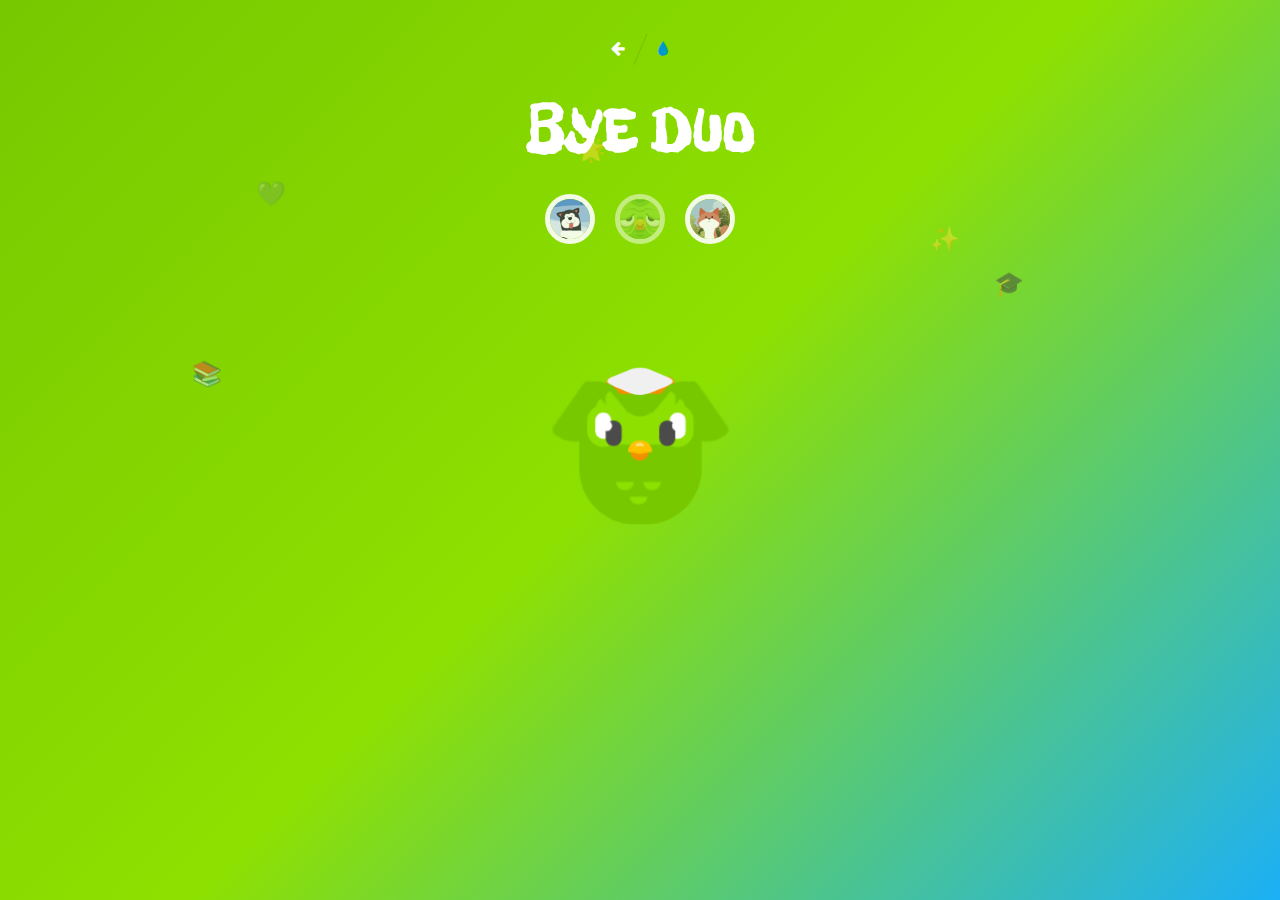
<file: index.html>
<!DOCTYPE html>
<html lang="en">
  <head>
    <meta charset="UTF-8" />
    <meta http-equiv="X-UA-Compatible" content="IE=edge" />
    <meta name="viewport" content="width=device-width, initial-scale=1" />
    <title>BYE DUO</title>
    <meta name="description" content="THANKS FOR THE MEMORIES" />
    <meta
      name="keywords"
      content="animated animals, css, scss, squigglevision, svg, owl, duolingo, web design"
    />
    <meta name="author" content="David Khourshid for Codrops" />
    <link rel="shortcut icon" href="favicon.ico" />
    <link
      href="https://fonts.googleapis.com/css?family=Freckle+Face"
      rel="stylesheet"
      type="text/css"
    />
    <link rel="stylesheet" type="text/css" href="css/normalize.css" />
    <link rel="stylesheet" type="text/css" href="css/demo.css" />
    <link rel="stylesheet" type="text/css" href="css/owl.css" />
    <script src="js/owl-animation.js"></script>
    <!--[if IE]>
      <script src="http://html5shiv.googlecode.com/svn/trunk/html5.js"></script>
    <![endif]-->
  </head>
  <body class="demo-owl">
    <div class="container">
      <header class="codrops-header">
        <div class="codrops-links">
          <a
            class="codrops-icon codrops-icon--prev"
            href="http://warpcast.com/~/channel/lingoleague"
            title="Previous Demo"
            ><span>LINGO LEAGUE</span></a
          >
          <a
            class="codrops-icon codrops-icon--drop"
            href="https://flaunch.gg/base/coin/0x60673b2b5069Be41FDFF30333775783d72751E36"
            title="Back to the article"
            ><span>RIP DUO</span></a
          >
        </div>
        <h1>BYE DUO</h1>

        <nav class="codrops-demos">
          <a href="index2.html" title="Alex the CSS Husky"
            ><img src="img/link-husky.png" alt="Alex the Husky"
          /></a>
          <a class="current-demo" href="index.html" title="Duo the CSS/SVG Owl"
            ><img src="img/link-owl.png" alt="Duo the Owl"
          /></a>
          <a href="index3.html" title="Felix the CSS/SVG Fox"
            ><img src="img/link-fox.png" alt="Felix the Fox"
          /></a>
        </nav>
        <p class="info">
          In memory of Duo 💚<br />The owl who inspired millions to learn
        </p>
      </header>
      <div class="content content--owl">
        <div class="emoji">🌟</div>
        <div class="emoji">📚</div>
        <div class="emoji">✨</div>
        <div class="scene">
          <div class="owl-body">
            <div class="owl-body__wings">
              <div class="wing"></div>
              <div class="wing"></div>
            </div>
            <div class="owl-body__feet">
              <div class="foot"></div>
              <div class="foot"></div>
            </div>
            <div class="owl-body__eyebrows">
              <div class="eyebrow"></div>
              <div class="eyebrow"></div>
            </div>
            <div class="owl-body__eyes">
              <div class="eye"></div>
              <div class="eye"></div>
            </div>
            <div class="owl-body__beak">
              <div class="smile"></div>
            </div>
            <div class="owl-body__belly">
              <div class="feather"></div>
              <div class="feather"></div>
              <div class="feather"></div>
            </div>
            <div class="owl-body__indent"></div>
          </div>
        </div>
        <svg
          xmlns="http://www.w3.org/2000/svg"
          version="1.1"
          style="display: none"
        >
          <defs>
            <filter id="squiggly-0">
              <feTurbulence
                id="turbulence"
                baseFrequency="0.02"
                numOctaves="3"
                result="noise"
                seed="0"
              />
              <feDisplacementMap
                id="displacement"
                in="SourceGraphic"
                in2="noise"
                scale="2"
              />
            </filter>
            <filter id="squiggly-1">
              <feTurbulence
                id="turbulence"
                baseFrequency="0.02"
                numOctaves="3"
                result="noise"
                seed="1"
              />
              <feDisplacementMap in="SourceGraphic" in2="noise" scale="3" />
            </filter>
            <filter id="squiggly-2">
              <feTurbulence
                id="turbulence"
                baseFrequency="0.02"
                numOctaves="3"
                result="noise"
                seed="2"
              />
              <feDisplacementMap in="SourceGraphic" in2="noise" scale="2" />
            </filter>
            <filter id="squiggly-3">
              <feTurbulence
                id="turbulence"
                baseFrequency="0.02"
                numOctaves="3"
                result="noise"
                seed="3"
              />
              <feDisplacementMap in="SourceGraphic" in2="noise" scale="3" />
            </filter>
            <filter id="squiggly-4">
              <feTurbulence
                id="turbulence"
                baseFrequency="0.02"
                numOctaves="3"
                result="noise"
                seed="4"
              />
              <feDisplacementMap in="SourceGraphic" in2="noise" scale="1" />
            </filter>
          </defs>
        </svg>
      </div>
      <!-- /content -->
    </div>
    <!-- /container -->
  </body>
</html>
</file>
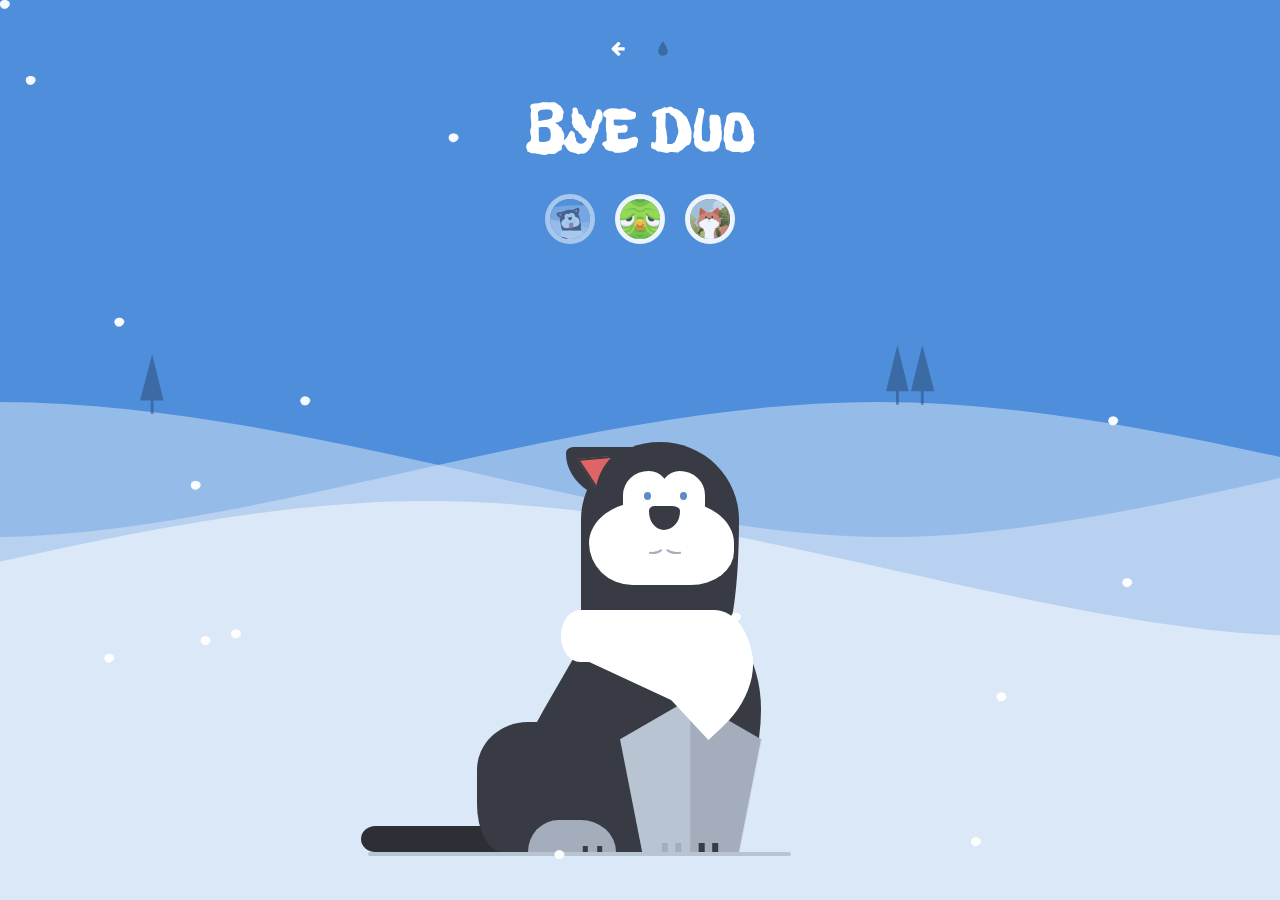
<file: index2.html>
<!DOCTYPE html>
<html lang="en">
  <head>
    <meta charset="UTF-8" />
    <meta http-equiv="X-UA-Compatible" content="IE=edge" />
    <meta name="viewport" content="width=device-width, initial-scale=1" />
    <title>BYE DUO</title>
    <meta name="description" content="THANKS FOR THE MEMORIES" />
    <meta
      name="keywords"
      content="animated animals, css, scss, squigglevision, svg, husky, web design"
    />
    <meta name="author" content="David Khourshid for Codrops" />
    <link rel="shortcut icon" href="favicon.ico" />
    <link
      href="https://fonts.googleapis.com/css?family=Freckle+Face"
      rel="stylesheet"
      type="text/css"
    />
    <link rel="stylesheet" type="text/css" href="css/normalize.css" />
    <link rel="stylesheet" type="text/css" href="css/demo.css" />
    <link rel="stylesheet" type="text/css" href="css/husky.css" />
    <!--[if IE]>
      <script src="http://html5shiv.googlecode.com/svn/trunk/html5.js"></script>
    <![endif]-->
  </head>
  <body class="demo-husky">
    <div class="snow"></div>
    <div class="container">
      <header class="codrops-header">
        <a
          class="codrops-icon codrops-icon--prev"
          href="http://warpcast.com/~/channel/lingoleague"
          title="Previous Demo"
          ><span>LINGO LEAGUE</span></a
        >
        <a
          class="codrops-icon codrops-icon--drop"
          href="https://flaunch.gg/base/coin/0x60673b2b5069Be41FDFF30333775783d72751E36"
          title="Back to the article"
          ><span>RIP DUO</span></a
        >
        <h1>BYE DUO</h1>
        <nav class="codrops-demos">
          <a class="current-demo" href="index2.html" title="Alex the CSS Husky"
            ><img src="img/link-husky.png" alt="Alex the Husky"
          /></a>
          <a href="index.html" title="Duo the CSS/SVG Owl"
            ><img src="img/link-owl.png" alt="Duo the Owl"
          /></a>
          <a href="index3.html" title="Felix the CSS/SVG Fox"
            ><img src="img/link-fox.png" alt="Felix the Fox"
          /></a>
        </nav>
        <p class="info">Please view on a desktop <br />(Chrome only)</p>
      </header>
      <div class="content content--husky">
        <div class="mountain"></div>
        <div class="mountain"></div>
        <div class="husky">
          <div class="husky-mane">
            <div class="husky-coat"></div>
          </div>
          <div class="husky-body">
            <div class="husky-head">
              <div class="husky-ear"></div>
              <div class="husky-ear"></div>
              <div class="husky-face">
                <div class="husky-eye"></div>
                <div class="husky-eye"></div>
                <div class="husky-nose"></div>
                <div class="husky-mouth">
                  <div class="husky-lips"></div>
                  <div class="husky-tongue"></div>
                </div>
              </div>
            </div>
            <div class="husky-torso"></div>
          </div>
          <div class="husky-legs">
            <div class="husky-front-legs">
              <div class="husky-leg"></div>
              <div class="husky-leg"></div>
            </div>
            <div class="husky-hind-leg"></div>
          </div>
          <div class="husky-tail">
            <div class="husky-tail">
              <div class="husky-tail">
                <div class="husky-tail">
                  <div class="husky-tail">
                    <div class="husky-tail">
                      <div class="husky-tail"></div>
                    </div>
                  </div>
                </div>
              </div>
            </div>
          </div>
        </div>
        <svg
          xmlns="http://www.w3.org/2000/svg"
          version="1.1"
          style="display: none"
        >
          <defs>
            <filter id="squiggly-0">
              <feTurbulence
                id="turbulence"
                baseFrequency="0.02"
                numOctaves="3"
                result="noise"
                seed="0"
              />
              <feDisplacementMap
                id="displacement"
                in="SourceGraphic"
                in2="noise"
                scale="2"
              />
            </filter>
            <filter id="squiggly-1">
              <feTurbulence
                id="turbulence"
                baseFrequency="0.02"
                numOctaves="3"
                result="noise"
                seed="1"
              />
              <feDisplacementMap in="SourceGraphic" in2="noise" scale="3" />
            </filter>
            <filter id="squiggly-2">
              <feTurbulence
                id="turbulence"
                baseFrequency="0.02"
                numOctaves="3"
                result="noise"
                seed="2"
              />
              <feDisplacementMap in="SourceGraphic" in2="noise" scale="2" />
            </filter>
            <filter id="squiggly-3">
              <feTurbulence
                id="turbulence"
                baseFrequency="0.02"
                numOctaves="3"
                result="noise"
                seed="3"
              />
              <feDisplacementMap in="SourceGraphic" in2="noise" scale="3" />
            </filter>
            <filter id="squiggly-4">
              <feTurbulence
                id="turbulence"
                baseFrequency="0.02"
                numOctaves="3"
                result="noise"
                seed="4"
              />
              <feDisplacementMap in="SourceGraphic" in2="noise" scale="1" />
            </filter>
          </defs>
        </svg>
      </div>
      <!-- /content -->
    </div>
    <!-- /container -->
  </body>
</html>
</file>
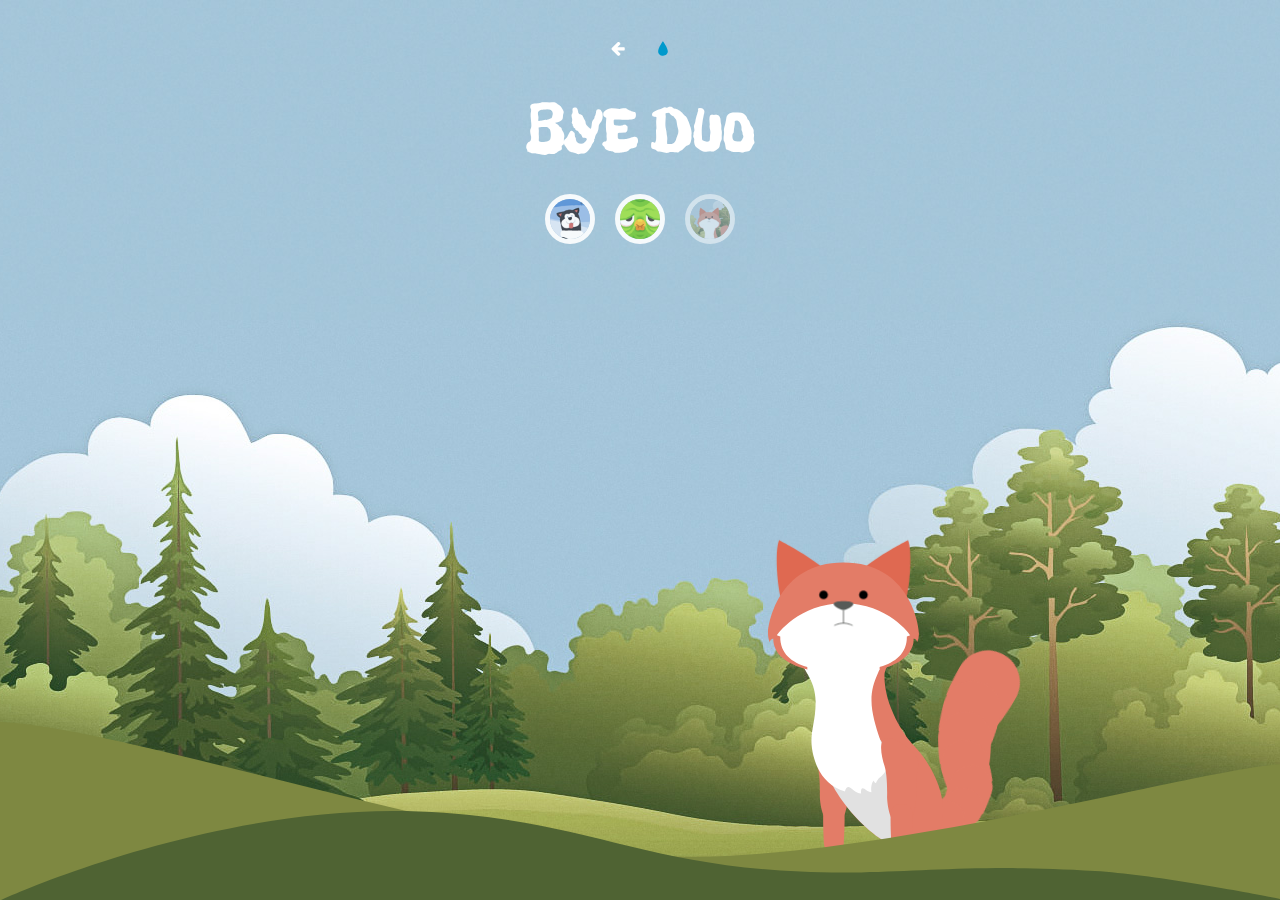
<file: index3.html>
<!DOCTYPE html>
<html lang="en">
  <head>
    <meta charset="UTF-8" />
    <meta http-equiv="X-UA-Compatible" content="IE=edge" />
    <meta name="viewport" content="width=device-width, initial-scale=1" />
    <title>BYE DUO</title>
    <meta name="description" content="THANKS FOR THE MEMORIES" />
    <meta
      name="keywords"
      content="animated animals, css, scss, squigglevision, svg, fox, web design"
    />
    <meta name="author" content="David Khourshid for Codrops" />
    <link rel="shortcut icon" href="favicon.ico" />
    <link
      href="https://fonts.googleapis.com/css?family=Freckle+Face"
      rel="stylesheet"
      type="text/css"
    />
    <link rel="stylesheet" type="text/css" href="css/normalize.css" />
    <link rel="stylesheet" type="text/css" href="css/demo.css" />
    <link rel="stylesheet" type="text/css" href="css/fox.css" />
    <!--[if IE]>
      <script src="http://html5shiv.googlecode.com/svn/trunk/html5.js"></script>
    <![endif]-->
  </head>
  <body class="demo-fox">
    <div class="container">
      <header class="codrops-header">
        <a
          class="codrops-icon codrops-icon--prev"
          href="http://warpcast.com/~/channel/lingoleague"
          title="Previous Demo"
          ><span>LINGO LEAGUE</span></a
        >
        <a
          class="codrops-icon codrops-icon--drop"
          href="https://flaunch.gg/base/coin/0x60673b2b5069Be41FDFF30333775783d72751E36"
          title="Back to the article"
          ><span>RIP DUO</span></a
        >
        <h1>BYE DUO</h1>
        <nav class="codrops-demos">
          <a href="index2.html" title="Alex the CSS Husky"
            ><img src="img/link-husky.png" alt="Alex the Husky"
          /></a>
          <a href="index.html" title="Duo the CSS/SVG Owl"
            ><img src="img/link-owl.png" alt="Duo the Owl"
          /></a>
          <a
            class="current-demo"
            href="index3.html"
            title="Felix the CSS/SVG Fox"
            ><img src="img/link-fox.png" alt="Felix the Fox"
          /></a>
        </nav>
        <p class="info">Please view on a desktop <br />(Chrome only)</p>
      </header>
      <div class="content content--fox">
        <div class="fox">
          <div class="fox-body">
            <div class="fox-front-leg"></div>
            <div class="fox-front-leg"></div>
          </div>
          <div class="fox-head">
            <div class="fox-face">
              <div class="fox-ears">
                <div class="fox-ear"></div>
                <div class="fox-ear"></div>
              </div>
              <div class="fox-skull"></div>
              <div class="fox-front"></div>
              <div class="fox-eyes"></div>
              <div class="fox-nose"></div>
            </div>
          </div>
          <div class="fox-tail">
            <div class="fox-tail">
              <div class="fox-tail">
                <div class="fox-tail">
                  <div class="fox-tail">
                    <div class="fox-tail">
                      <div class="fox-tail"></div>
                    </div>
                  </div>
                </div>
              </div>
            </div>
          </div>
        </div>
        <svg
          xmlns="http://www.w3.org/2000/svg"
          version="1.1"
          style="display: none"
        >
          <defs>
            <filter id="squiggly-0">
              <feTurbulence
                id="turbulence"
                baseFrequency="0.02"
                numOctaves="3"
                result="noise"
                seed="0"
              />
              <feDisplacementMap
                id="displacement"
                in="SourceGraphic"
                in2="noise"
                scale="2"
              />
            </filter>
            <filter id="squiggly-1">
              <feTurbulence
                id="turbulence"
                baseFrequency="0.02"
                numOctaves="3"
                result="noise"
                seed="1"
              />
              <feDisplacementMap in="SourceGraphic" in2="noise" scale="3" />
            </filter>
            <filter id="squiggly-2">
              <feTurbulence
                id="turbulence"
                baseFrequency="0.02"
                numOctaves="3"
                result="noise"
                seed="2"
              />
              <feDisplacementMap in="SourceGraphic" in2="noise" scale="2" />
            </filter>
            <filter id="squiggly-3">
              <feTurbulence
                id="turbulence"
                baseFrequency="0.02"
                numOctaves="3"
                result="noise"
                seed="3"
              />
              <feDisplacementMap in="SourceGraphic" in2="noise" scale="3" />
            </filter>
            <filter id="squiggly-4">
              <feTurbulence
                id="turbulence"
                baseFrequency="0.02"
                numOctaves="3"
                result="noise"
                seed="4"
              />
              <feDisplacementMap in="SourceGraphic" in2="noise" scale="1" />
            </filter>
          </defs>
        </svg>
      </div>
      <!-- /content -->
    </div>
    <!-- /container -->
  </body>
</html>
</file>
<file: css/demo.css>
@font-face {
  font-weight: normal;
  font-style: normal;
  font-family: "codropsicons";
  src: url("../fonts/codropsicons/codropsicons.eot");
  src: url("../fonts/codropsicons/codropsicons.eot?#iefix")
      format("embedded-opentype"),
    url("../fonts/codropsicons/codropsicons.woff") format("woff"),
    url("../fonts/codropsicons/codropsicons.ttf") format("truetype"),
    url("../fonts/codropsicons/codropsicons.svg#codropsicons") format("svg");
}

*,
*::after,
*::before {
  -webkit-box-sizing: border-box;
  box-sizing: border-box;
}

body {
  font-family: Avenir, "Helvetica Neue", "Lato", "Segoe UI", Helvetica, Arial,
    sans-serif;
  color: #444;
  background: #f6f6f6;
  -webkit-font-smoothing: antialiased;
  -moz-osx-font-smoothing: grayscale;
}

a {
  outline: none;
  color: #fff;
  text-decoration: none;
}

a:hover,
a:focus {
  color: #2c2f36;
  outline: none;
}

.info {
  display: none;
  max-width: 300px;
  font-weight: bold;
  color: #d14684;
  background: #fff;
  border-radius: 15px;
  padding: 1em;
  margin: 1em auto;
}

.hidden {
  position: absolute;
  overflow: hidden;
  width: 0;
  height: 0;
  pointer-events: none;
}

.container {
  overflow: hidden;
  width: 100vw;
  height: 100vh;
}

/* Header */
.codrops-header {
  padding: 2em 1em 4em;
  text-align: center;
  z-index: 100;
}

.codrops-header h1 {
  margin: 0.5em 0 0;
  letter-spacing: -1px;
  font-size: 4em;
  line-height: 1;
  font-family: "Freckle Face", cursive;
  font-weight: 400;
  color: #fff;
}

/* Top Navigation Style */
.codrops-links {
  position: relative;
  display: inline-block;
  text-align: center;
  white-space: nowrap;
}

.codrops-links::after {
  position: absolute;
  top: 0;
  left: 50%;
  width: 1px;
  height: 100%;
  background: rgba(0, 0, 0, 0.1);
  content: "";
  -webkit-transform: rotate3d(0, 0, 1, 22.5deg);
  transform: rotate3d(0, 0, 1, 22.5deg);
}

.codrops-icon {
  display: inline-block;
  margin: 0.5em;
  padding: 0em 0;
  width: 1.5em;
  text-decoration: none;
}

.codrops-icon span {
  display: none;
}

.codrops-icon::before {
  margin: 0 5px;
  text-transform: none;
  font-weight: normal;
  font-style: normal;
  font-variant: normal;
  font-family: "codropsicons";
  line-height: 1;
  speak: none;
  -webkit-font-smoothing: antialiased;
}

.codrops-icon--drop::before {
  content: "\e001";
  color: #0099cc;
}

.codrops-icon--prev::before {
  content: "\e004";
}

/* Demo links */
.codrops-demos {
  margin: 2em 0 0;
}

.codrops-demos a {
  display: inline-block;
  margin: 0 0.5em;
  font-weight: bold;
}

.codrops-demos a img {
  display: block;
  border-radius: 50%;
  border: 5px solid #fff;
  opacity: 0.9;
  width: 50px;
  height: 50px;
  object-fit: cover;
}

.codrops-demos a:focus img,
.codrops-demos a:hover img {
  opacity: 1;
}

.codrops-demos a.current-demo img {
  opacity: 0.5;
}

/* Content */
.content {
  padding: 3em 0;
}

@media screen and (max-width: 40em) {
  .codrops-header h1 {
    font-size: 2.8em;
  }
  .info {
    display: block;
  }
}
</file>
<file: css/husky.css>
@-webkit-keyframes husky-head {
  0% {
    -webkit-transform: rotate(0);
    transform: rotate(0);
  }
  6.66667% {
    -webkit-transform: rotate(0);
    transform: rotate(0);
  }
  20% {
    -webkit-transform: rotate(-14deg);
    transform: rotate(-14deg);
  }
  40% {
    -webkit-transform: rotate(-7deg);
    transform: rotate(-7deg);
  }
  46.66667% {
    -webkit-transform: rotate(-14deg);
    transform: rotate(-14deg);
  }
  60% {
    -webkit-transform: rotate(-7deg);
    transform: rotate(-7deg);
  }
  73.33333% {
    -webkit-transform: rotate(0);
    transform: rotate(0);
  }
  80% {
    -webkit-transform: rotate(0);
    transform: rotate(0);
  }
}
@keyframes husky-head {
  0% {
    -webkit-transform: rotate(0);
    transform: rotate(0);
  }
  6.66667% {
    -webkit-transform: rotate(0);
    transform: rotate(0);
  }
  20% {
    -webkit-transform: rotate(-14deg);
    transform: rotate(-14deg);
  }
  40% {
    -webkit-transform: rotate(-7deg);
    transform: rotate(-7deg);
  }
  46.66667% {
    -webkit-transform: rotate(-14deg);
    transform: rotate(-14deg);
  }
  60% {
    -webkit-transform: rotate(-7deg);
    transform: rotate(-7deg);
  }
  73.33333% {
    -webkit-transform: rotate(0);
    transform: rotate(0);
  }
  80% {
    -webkit-transform: rotate(0);
    transform: rotate(0);
  }
}
@-webkit-keyframes husky-mouth {
  0% {
    -webkit-transform: translateX(0);
    transform: translateX(0);
  }
  6.66667% {
    -webkit-transform: translateX(0);
    transform: translateX(0);
  }
  13.33333% {
    -webkit-transform: translateX(35%);
    transform: translateX(35%);
  }
  20% {
    -webkit-transform: translateX(35%);
    transform: translateX(35%);
  }
  26.66667% {
    -webkit-transform: translateX(35%);
    transform: translateX(35%);
  }
  33.33333% {
    -webkit-transform: translateX(0) translateY(-5%);
    transform: translateX(0) translateY(-5%);
  }
}
@keyframes husky-mouth {
  0% {
    -webkit-transform: translateX(0);
    transform: translateX(0);
  }
  6.66667% {
    -webkit-transform: translateX(0);
    transform: translateX(0);
  }
  13.33333% {
    -webkit-transform: translateX(35%);
    transform: translateX(35%);
  }
  20% {
    -webkit-transform: translateX(35%);
    transform: translateX(35%);
  }
  26.66667% {
    -webkit-transform: translateX(35%);
    transform: translateX(35%);
  }
  33.33333% {
    -webkit-transform: translateX(0) translateY(-5%);
    transform: translateX(0) translateY(-5%);
  }
}
@-webkit-keyframes husky-nose {
  0% {
    -webkit-transform: translate(0);
    transform: translate(0);
  }
  6.66667% {
    -webkit-transform: translate(0);
    transform: translate(0);
  }
  13.33333% {
    -webkit-transform: translateX(100%);
    transform: translateX(100%);
  }
  26.66667% {
    -webkit-transform: translateX(100%);
    transform: translateX(100%);
  }
  33.33333% {
    -webkit-transform: translateX(0) translateY(-15%);
    transform: translateX(0) translateY(-15%);
  }
}
@keyframes husky-nose {
  0% {
    -webkit-transform: translate(0);
    transform: translate(0);
  }
  6.66667% {
    -webkit-transform: translate(0);
    transform: translate(0);
  }
  13.33333% {
    -webkit-transform: translateX(100%);
    transform: translateX(100%);
  }
  26.66667% {
    -webkit-transform: translateX(100%);
    transform: translateX(100%);
  }
  33.33333% {
    -webkit-transform: translateX(0) translateY(-15%);
    transform: translateX(0) translateY(-15%);
  }
}
@-webkit-keyframes husky-body {
  0% {
    -webkit-transform: translate(0);
    transform: translate(0);
  }
  6.66667% {
    -webkit-transform: translateY(3%);
    transform: translateY(3%);
  }
  13.33333% {
    -webkit-transform: translate(0);
    transform: translate(0);
  }
  20% {
    -webkit-transform: translate(0);
    transform: translate(0);
  }
  26.66667% {
    -webkit-transform: translateY(2%);
    transform: translateY(2%);
  }
  33.33333% {
    -webkit-transform: translateY(0);
    transform: translateY(0);
  }
}
@keyframes husky-body {
  0% {
    -webkit-transform: translate(0);
    transform: translate(0);
  }
  6.66667% {
    -webkit-transform: translateY(3%);
    transform: translateY(3%);
  }
  13.33333% {
    -webkit-transform: translate(0);
    transform: translate(0);
  }
  20% {
    -webkit-transform: translate(0);
    transform: translate(0);
  }
  26.66667% {
    -webkit-transform: translateY(2%);
    transform: translateY(2%);
  }
  33.33333% {
    -webkit-transform: translateY(0);
    transform: translateY(0);
  }
}
@-webkit-keyframes husky-mane {
  0% {
    -webkit-transform: translate(0);
    transform: translate(0);
  }
  6.66667% {
    -webkit-transform: translateY(5%);
    transform: translateY(5%);
  }
  13.33333% {
    -webkit-transform: translate(0);
    transform: translate(0);
  }
  20% {
    -webkit-transform: translate(0);
    transform: translate(0);
  }
  26.66667% {
    -webkit-transform: translateY(3%);
    transform: translateY(3%);
  }
  33.33333% {
    -webkit-transform: translateY(0);
    transform: translateY(0);
  }
}
@keyframes husky-mane {
  0% {
    -webkit-transform: translate(0);
    transform: translate(0);
  }
  6.66667% {
    -webkit-transform: translateY(5%);
    transform: translateY(5%);
  }
  13.33333% {
    -webkit-transform: translate(0);
    transform: translate(0);
  }
  20% {
    -webkit-transform: translate(0);
    transform: translate(0);
  }
  26.66667% {
    -webkit-transform: translateY(3%);
    transform: translateY(3%);
  }
  33.33333% {
    -webkit-transform: translateY(0);
    transform: translateY(0);
  }
}
@-webkit-keyframes husky-face {
  0% {
    -webkit-transform: translate(0);
    transform: translate(0);
  }
  6.66667% {
    -webkit-transform: translate(0);
    transform: translate(0);
  }
  13.33333% {
    -webkit-transform: translateX(15%);
    transform: translateX(15%);
  }
  20% {
    -webkit-transform: translateX(15%) translateY(0);
    transform: translateX(15%) translateY(0);
  }
  26.66667% {
    -webkit-transform: translateX(15%) translateY(0);
    transform: translateX(15%) translateY(0);
  }
  33.33333% {
    -webkit-transform: translateX(0) translateY(-15%);
    transform: translateX(0) translateY(-15%);
  }
  40% {
    -webkit-transform: translateX(0) translateY(-15%);
    transform: translateX(0) translateY(-15%);
  }
  46.66667% {
    -webkit-transform: translateX(0) translateY(0);
    transform: translateX(0) translateY(0);
  }
}
@keyframes husky-face {
  0% {
    -webkit-transform: translate(0);
    transform: translate(0);
  }
  6.66667% {
    -webkit-transform: translate(0);
    transform: translate(0);
  }
  13.33333% {
    -webkit-transform: translateX(15%);
    transform: translateX(15%);
  }
  20% {
    -webkit-transform: translateX(15%) translateY(0);
    transform: translateX(15%) translateY(0);
  }
  26.66667% {
    -webkit-transform: translateX(15%) translateY(0);
    transform: translateX(15%) translateY(0);
  }
  33.33333% {
    -webkit-transform: translateX(0) translateY(-15%);
    transform: translateX(0) translateY(-15%);
  }
  40% {
    -webkit-transform: translateX(0) translateY(-15%);
    transform: translateX(0) translateY(-15%);
  }
  46.66667% {
    -webkit-transform: translateX(0) translateY(0);
    transform: translateX(0) translateY(0);
  }
}
@-webkit-keyframes husky-left-eye {
  2.66667% {
    -webkit-transform: scaleY(1);
    transform: scaleY(1);
  }
  3.33333% {
    -webkit-transform: scaleY(0.3);
    transform: scaleY(0.3);
  }
  4% {
    -webkit-transform: scaleY(1);
    transform: scaleY(1);
  }
  6.66667% {
    -webkit-transform: translateX(0);
    transform: translateX(0);
  }
  9.33333% {
    -webkit-transform: scaleY(1) translateX(75%);
    transform: scaleY(1) translateX(75%);
  }
  10% {
    -webkit-transform: scaleY(0.3) translateX(75%);
    transform: scaleY(0.3) translateX(75%);
  }
  10.66667% {
    -webkit-transform: scaleY(1) translateX(75%);
    transform: scaleY(1) translateX(75%);
  }
  13.33333% {
    -webkit-transform: translateX(150%);
    transform: translateX(150%);
  }
  22% {
    -webkit-transform: scaleY(1) translateX(150%);
    transform: scaleY(1) translateX(150%);
  }
  22.66667% {
    -webkit-transform: scaleY(0.3) translateX(150%);
    transform: scaleY(0.3) translateX(150%);
  }
  23.33333% {
    -webkit-transform: scaleY(1) translateX(150%);
    transform: scaleY(1) translateX(150%);
  }
  25.33333% {
    -webkit-transform: scaleY(1) translateX(150%);
    transform: scaleY(1) translateX(150%);
  }
  26% {
    -webkit-transform: scaleY(0.3) translateX(150%);
    transform: scaleY(0.3) translateX(150%);
  }
  26.66667% {
    -webkit-transform: scaleY(1) translateX(150%);
    transform: scaleY(1) translateX(150%);
  }
  33.33333% {
    -webkit-transform: translateX(0) translateY(-170%);
    transform: translateX(0) translateY(-170%);
  }
  36.0% {
    -webkit-transform: scaleY(1) translateY(-170%);
    transform: scaleY(1) translateY(-170%);
  }
  36.66667% {
    -webkit-transform: scaleY(0.3) translateY(-170%);
    transform: scaleY(0.3) translateY(-170%);
  }
  37.33333% {
    -webkit-transform: scaleY(1) translateY(-170%);
    transform: scaleY(1) translateY(-170%);
  }
  38% {
    -webkit-transform: scaleY(1) translateY(-170%);
    transform: scaleY(1) translateY(-170%);
  }
  38.66667% {
    -webkit-transform: scaleY(0.3) translateY(-170%);
    transform: scaleY(0.3) translateY(-170%);
  }
  39.33333% {
    -webkit-transform: scaleY(1) translateY(-170%);
    transform: scaleY(1) translateY(-170%);
  }
  53.33333% {
    -webkit-transform: translateY(0);
    transform: translateY(0);
  }
  65.33333% {
    -webkit-transform: scaleY(1) translateY(0);
    transform: scaleY(1) translateY(0);
  }
  66% {
    -webkit-transform: scaleY(0.3) translateY(0);
    transform: scaleY(0.3) translateY(0);
  }
  66.66667% {
    -webkit-transform: scaleY(1) translateY(0);
    transform: scaleY(1) translateY(0);
  }
  70% {
    -webkit-transform: scaleY(1) translateY(0);
    transform: scaleY(1) translateY(0);
  }
  70.66667% {
    -webkit-transform: scaleY(0.3) translateY(0);
    transform: scaleY(0.3) translateY(0);
  }
  71.33333% {
    -webkit-transform: scaleY(1) translateY(0);
    transform: scaleY(1) translateY(0);
  }
}
@keyframes husky-left-eye {
  2.66667% {
    -webkit-transform: scaleY(1);
    transform: scaleY(1);
  }
  3.33333% {
    -webkit-transform: scaleY(0.3);
    transform: scaleY(0.3);
  }
  4% {
    -webkit-transform: scaleY(1);
    transform: scaleY(1);
  }
  6.66667% {
    -webkit-transform: translateX(0);
    transform: translateX(0);
  }
  9.33333% {
    -webkit-transform: scaleY(1) translateX(75%);
    transform: scaleY(1) translateX(75%);
  }
  10% {
    -webkit-transform: scaleY(0.3) translateX(75%);
    transform: scaleY(0.3) translateX(75%);
  }
  10.66667% {
    -webkit-transform: scaleY(1) translateX(75%);
    transform: scaleY(1) translateX(75%);
  }
  13.33333% {
    -webkit-transform: translateX(150%);
    transform: translateX(150%);
  }
  22% {
    -webkit-transform: scaleY(1) translateX(150%);
    transform: scaleY(1) translateX(150%);
  }
  22.66667% {
    -webkit-transform: scaleY(0.3) translateX(150%);
    transform: scaleY(0.3) translateX(150%);
  }
  23.33333% {
    -webkit-transform: scaleY(1) translateX(150%);
    transform: scaleY(1) translateX(150%);
  }
  25.33333% {
    -webkit-transform: scaleY(1) translateX(150%);
    transform: scaleY(1) translateX(150%);
  }
  26% {
    -webkit-transform: scaleY(0.3) translateX(150%);
    transform: scaleY(0.3) translateX(150%);
  }
  26.66667% {
    -webkit-transform: scaleY(1) translateX(150%);
    transform: scaleY(1) translateX(150%);
  }
  33.33333% {
    -webkit-transform: translateX(0) translateY(-170%);
    transform: translateX(0) translateY(-170%);
  }
  36.0% {
    -webkit-transform: scaleY(1) translateY(-170%);
    transform: scaleY(1) translateY(-170%);
  }
  36.66667% {
    -webkit-transform: scaleY(0.3) translateY(-170%);
    transform: scaleY(0.3) translateY(-170%);
  }
  37.33333% {
    -webkit-transform: scaleY(1) translateY(-170%);
    transform: scaleY(1) translateY(-170%);
  }
  38% {
    -webkit-transform: scaleY(1) translateY(-170%);
    transform: scaleY(1) translateY(-170%);
  }
  38.66667% {
    -webkit-transform: scaleY(0.3) translateY(-170%);
    transform: scaleY(0.3) translateY(-170%);
  }
  39.33333% {
    -webkit-transform: scaleY(1) translateY(-170%);
    transform: scaleY(1) translateY(-170%);
  }
  53.33333% {
    -webkit-transform: translateY(0);
    transform: translateY(0);
  }
  65.33333% {
    -webkit-transform: scaleY(1) translateY(0);
    transform: scaleY(1) translateY(0);
  }
  66% {
    -webkit-transform: scaleY(0.3) translateY(0);
    transform: scaleY(0.3) translateY(0);
  }
  66.66667% {
    -webkit-transform: scaleY(1) translateY(0);
    transform: scaleY(1) translateY(0);
  }
  70% {
    -webkit-transform: scaleY(1) translateY(0);
    transform: scaleY(1) translateY(0);
  }
  70.66667% {
    -webkit-transform: scaleY(0.3) translateY(0);
    transform: scaleY(0.3) translateY(0);
  }
  71.33333% {
    -webkit-transform: scaleY(1) translateY(0);
    transform: scaleY(1) translateY(0);
  }
}
@-webkit-keyframes husky-right-eye {
  2.66667% {
    -webkit-transform: scaleY(1);
    transform: scaleY(1);
  }
  3.33333% {
    -webkit-transform: scaleY(0.3);
    transform: scaleY(0.3);
  }
  4% {
    -webkit-transform: scaleY(1);
    transform: scaleY(1);
  }
  6.66667% {
    -webkit-transform: translateX(0);
    transform: translateX(0);
  }
  9.33333% {
    -webkit-transform: scaleY(1) translateX(75%);
    transform: scaleY(1) translateX(75%);
  }
  10% {
    -webkit-transform: scaleY(0.3) translateX(75%);
    transform: scaleY(0.3) translateX(75%);
  }
  10.66667% {
    -webkit-transform: scaleY(1) translateX(75%);
    transform: scaleY(1) translateX(75%);
  }
  13.33333% {
    -webkit-transform: translateX(150%);
    transform: translateX(150%);
  }
  22% {
    -webkit-transform: scaleY(1) translateX(150%);
    transform: scaleY(1) translateX(150%);
  }
  22.66667% {
    -webkit-transform: scaleY(0.3) translateX(150%);
    transform: scaleY(0.3) translateX(150%);
  }
  23.33333% {
    -webkit-transform: scaleY(1) translateX(150%);
    transform: scaleY(1) translateX(150%);
  }
  25.33333% {
    -webkit-transform: scaleY(1) translateX(150%);
    transform: scaleY(1) translateX(150%);
  }
  26% {
    -webkit-transform: scaleY(0.3) translateX(150%);
    transform: scaleY(0.3) translateX(150%);
  }
  26.66667% {
    -webkit-transform: scaleY(1) translateX(150%);
    transform: scaleY(1) translateX(150%);
  }
  33.33333% {
    -webkit-transform: translateX(0) translateY(-170%);
    transform: translateX(0) translateY(-170%);
  }
  36.0% {
    -webkit-transform: scaleY(1) translateY(-170%);
    transform: scaleY(1) translateY(-170%);
  }
  36.66667% {
    -webkit-transform: scaleY(0.3) translateY(-170%);
    transform: scaleY(0.3) translateY(-170%);
  }
  37.33333% {
    -webkit-transform: scaleY(1) translateY(-170%);
    transform: scaleY(1) translateY(-170%);
  }
  38% {
    -webkit-transform: scaleY(1) translateY(-170%);
    transform: scaleY(1) translateY(-170%);
  }
  38.66667% {
    -webkit-transform: scaleY(0.3) translateY(-170%);
    transform: scaleY(0.3) translateY(-170%);
  }
  39.33333% {
    -webkit-transform: scaleY(1) translateY(-170%);
    transform: scaleY(1) translateY(-170%);
  }
  53.33333% {
    -webkit-transform: translateY(0);
    transform: translateY(0);
  }
  65.33333% {
    -webkit-transform: scaleY(1) translateY(0);
    transform: scaleY(1) translateY(0);
  }
  66% {
    -webkit-transform: scaleY(0.3) translateY(0);
    transform: scaleY(0.3) translateY(0);
  }
  66.66667% {
    -webkit-transform: scaleY(1) translateY(0);
    transform: scaleY(1) translateY(0);
  }
  70% {
    -webkit-transform: scaleY(1) translateY(0);
    transform: scaleY(1) translateY(0);
  }
  70.66667% {
    -webkit-transform: scaleY(0.3) translateY(0);
    transform: scaleY(0.3) translateY(0);
  }
  71.33333% {
    -webkit-transform: scaleY(1) translateY(0);
    transform: scaleY(1) translateY(0);
  }
}
@keyframes husky-right-eye {
  2.66667% {
    -webkit-transform: scaleY(1);
    transform: scaleY(1);
  }
  3.33333% {
    -webkit-transform: scaleY(0.3);
    transform: scaleY(0.3);
  }
  4% {
    -webkit-transform: scaleY(1);
    transform: scaleY(1);
  }
  6.66667% {
    -webkit-transform: translateX(0);
    transform: translateX(0);
  }
  9.33333% {
    -webkit-transform: scaleY(1) translateX(75%);
    transform: scaleY(1) translateX(75%);
  }
  10% {
    -webkit-transform: scaleY(0.3) translateX(75%);
    transform: scaleY(0.3) translateX(75%);
  }
  10.66667% {
    -webkit-transform: scaleY(1) translateX(75%);
    transform: scaleY(1) translateX(75%);
  }
  13.33333% {
    -webkit-transform: translateX(150%);
    transform: translateX(150%);
  }
  22% {
    -webkit-transform: scaleY(1) translateX(150%);
    transform: scaleY(1) translateX(150%);
  }
  22.66667% {
    -webkit-transform: scaleY(0.3) translateX(150%);
    transform: scaleY(0.3) translateX(150%);
  }
  23.33333% {
    -webkit-transform: scaleY(1) translateX(150%);
    transform: scaleY(1) translateX(150%);
  }
  25.33333% {
    -webkit-transform: scaleY(1) translateX(150%);
    transform: scaleY(1) translateX(150%);
  }
  26% {
    -webkit-transform: scaleY(0.3) translateX(150%);
    transform: scaleY(0.3) translateX(150%);
  }
  26.66667% {
    -webkit-transform: scaleY(1) translateX(150%);
    transform: scaleY(1) translateX(150%);
  }
  33.33333% {
    -webkit-transform: translateX(0) translateY(-170%);
    transform: translateX(0) translateY(-170%);
  }
  36.0% {
    -webkit-transform: scaleY(1) translateY(-170%);
    transform: scaleY(1) translateY(-170%);
  }
  36.66667% {
    -webkit-transform: scaleY(0.3) translateY(-170%);
    transform: scaleY(0.3) translateY(-170%);
  }
  37.33333% {
    -webkit-transform: scaleY(1) translateY(-170%);
    transform: scaleY(1) translateY(-170%);
  }
  38% {
    -webkit-transform: scaleY(1) translateY(-170%);
    transform: scaleY(1) translateY(-170%);
  }
  38.66667% {
    -webkit-transform: scaleY(0.3) translateY(-170%);
    transform: scaleY(0.3) translateY(-170%);
  }
  39.33333% {
    -webkit-transform: scaleY(1) translateY(-170%);
    transform: scaleY(1) translateY(-170%);
  }
  53.33333% {
    -webkit-transform: translateY(0);
    transform: translateY(0);
  }
  65.33333% {
    -webkit-transform: scaleY(1) translateY(0);
    transform: scaleY(1) translateY(0);
  }
  66% {
    -webkit-transform: scaleY(0.3) translateY(0);
    transform: scaleY(0.3) translateY(0);
  }
  66.66667% {
    -webkit-transform: scaleY(1) translateY(0);
    transform: scaleY(1) translateY(0);
  }
  70% {
    -webkit-transform: scaleY(1) translateY(0);
    transform: scaleY(1) translateY(0);
  }
  70.66667% {
    -webkit-transform: scaleY(0.3) translateY(0);
    transform: scaleY(0.3) translateY(0);
  }
  71.33333% {
    -webkit-transform: scaleY(1) translateY(0);
    transform: scaleY(1) translateY(0);
  }
}
@-webkit-keyframes husky-tongue {
  46.66667% {
    -webkit-transform: translateY(0);
    transform: translateY(0);
  }
  53.33333% {
    -webkit-transform: translateY(100%) rotate(10deg);
    transform: translateY(100%) rotate(10deg);
  }
  73.33333% {
    -webkit-transform: translateY(100%) rotate(10deg);
    transform: translateY(100%) rotate(10deg);
  }
  80% {
    -webkit-transform: translateY(0);
    transform: translateY(0);
  }
}
@keyframes husky-tongue {
  46.66667% {
    -webkit-transform: translateY(0);
    transform: translateY(0);
  }
  53.33333% {
    -webkit-transform: translateY(100%) rotate(10deg);
    transform: translateY(100%) rotate(10deg);
  }
  73.33333% {
    -webkit-transform: translateY(100%) rotate(10deg);
    transform: translateY(100%) rotate(10deg);
  }
  80% {
    -webkit-transform: translateY(0);
    transform: translateY(0);
  }
}
@-webkit-keyframes husky-mouth-cover-left {
  40% {
    -webkit-transform: rotate(0);
    transform: rotate(0);
  }
  60% {
    -webkit-transform: rotate(90deg);
    transform: rotate(90deg);
  }
  73.33333% {
    -webkit-transform: rotate(90deg);
    transform: rotate(90deg);
  }
  86.66667% {
    -webkit-transform: rotate(0);
    transform: rotate(0);
  }
}
@keyframes husky-mouth-cover-left {
  40% {
    -webkit-transform: rotate(0);
    transform: rotate(0);
  }
  60% {
    -webkit-transform: rotate(90deg);
    transform: rotate(90deg);
  }
  73.33333% {
    -webkit-transform: rotate(90deg);
    transform: rotate(90deg);
  }
  86.66667% {
    -webkit-transform: rotate(0);
    transform: rotate(0);
  }
}
@-webkit-keyframes husky-mouth-cover-right {
  40% {
    -webkit-transform: rotate(0);
    transform: rotate(0);
  }
  60% {
    -webkit-transform: rotate(-90deg);
    transform: rotate(-90deg);
  }
  73.33333% {
    -webkit-transform: rotate(-90deg);
    transform: rotate(-90deg);
  }
  86.66667% {
    -webkit-transform: rotate(0);
    transform: rotate(0);
  }
}
@keyframes husky-mouth-cover-right {
  40% {
    -webkit-transform: rotate(0);
    transform: rotate(0);
  }
  60% {
    -webkit-transform: rotate(-90deg);
    transform: rotate(-90deg);
  }
  73.33333% {
    -webkit-transform: rotate(-90deg);
    transform: rotate(-90deg);
  }
  86.66667% {
    -webkit-transform: rotate(0);
    transform: rotate(0);
  }
}
@-webkit-keyframes husky-tail {
  6.66667% {
    -webkit-transform: rotate(0);
    transform: rotate(0);
  }
  10% {
    -webkit-transform: rotate(30deg);
    transform: rotate(30deg);
  }
  13.33333% {
    -webkit-transform: rotate(0);
    transform: rotate(0);
  }
  20% {
    -webkit-transform: rotate(0);
    transform: rotate(0);
  }
  26.66667% {
    -webkit-transform: rotate(30deg);
    transform: rotate(30deg);
  }
  46.66667% {
    -webkit-transform: rotate(30deg);
    transform: rotate(30deg);
  }
  48.33333% {
    -webkit-transform: rotate(0);
    transform: rotate(0);
  }
  50% {
    -webkit-transform: rotate(28deg);
    transform: rotate(28deg);
  }
  50.83333% {
    -webkit-transform: rotate(0);
    transform: rotate(0);
  }
  51.66667% {
    -webkit-transform: rotate(28deg);
    transform: rotate(28deg);
  }
  52.5% {
    -webkit-transform: rotate(0);
    transform: rotate(0);
  }
  53.33333% {
    -webkit-transform: rotate(28deg);
    transform: rotate(28deg);
  }
  54.16667% {
    -webkit-transform: rotate(0);
    transform: rotate(0);
  }
  55.0% {
    -webkit-transform: rotate(28deg);
    transform: rotate(28deg);
  }
  55.83333% {
    -webkit-transform: rotate(0);
    transform: rotate(0);
  }
  56.66667% {
    -webkit-transform: rotate(28deg);
    transform: rotate(28deg);
  }
  57.5% {
    -webkit-transform: rotate(0);
    transform: rotate(0);
  }
  58.33333% {
    -webkit-transform: rotate(28deg);
    transform: rotate(28deg);
  }
  59.16667% {
    -webkit-transform: rotate(0);
    transform: rotate(0);
  }
  60% {
    -webkit-transform: rotate(28deg);
    transform: rotate(28deg);
  }
  60.83333% {
    -webkit-transform: rotate(0);
    transform: rotate(0);
  }
  61.66667% {
    -webkit-transform: rotate(28deg);
    transform: rotate(28deg);
  }
  62.5% {
    -webkit-transform: rotate(0);
    transform: rotate(0);
  }
  63.33333% {
    -webkit-transform: rotate(28deg);
    transform: rotate(28deg);
  }
  64.16667% {
    -webkit-transform: rotate(0);
    transform: rotate(0);
  }
  65% {
    -webkit-transform: rotate(28deg);
    transform: rotate(28deg);
  }
  65.83333% {
    -webkit-transform: rotate(0);
    transform: rotate(0);
  }
  66.66667% {
    -webkit-transform: rotate(28deg);
    transform: rotate(28deg);
  }
  67.5% {
    -webkit-transform: rotate(0);
    transform: rotate(0);
  }
  68.33333% {
    -webkit-transform: rotate(28deg);
    transform: rotate(28deg);
  }
  69.16667% {
    -webkit-transform: rotate(0);
    transform: rotate(0);
  }
  70% {
    -webkit-transform: rotate(28deg);
    transform: rotate(28deg);
  }
  70.83333% {
    -webkit-transform: rotate(0);
    transform: rotate(0);
  }
  71.66667% {
    -webkit-transform: rotate(28deg);
    transform: rotate(28deg);
  }
  72.5% {
    -webkit-transform: rotate(0);
    transform: rotate(0);
  }
}
@keyframes husky-tail {
  6.66667% {
    -webkit-transform: rotate(0);
    transform: rotate(0);
  }
  10% {
    -webkit-transform: rotate(30deg);
    transform: rotate(30deg);
  }
  13.33333% {
    -webkit-transform: rotate(0);
    transform: rotate(0);
  }
  20% {
    -webkit-transform: rotate(0);
    transform: rotate(0);
  }
  26.66667% {
    -webkit-transform: rotate(30deg);
    transform: rotate(30deg);
  }
  46.66667% {
    -webkit-transform: rotate(30deg);
    transform: rotate(30deg);
  }
  48.33333% {
    -webkit-transform: rotate(0);
    transform: rotate(0);
  }
  50% {
    -webkit-transform: rotate(28deg);
    transform: rotate(28deg);
  }
  50.83333% {
    -webkit-transform: rotate(0);
    transform: rotate(0);
  }
  51.66667% {
    -webkit-transform: rotate(28deg);
    transform: rotate(28deg);
  }
  52.5% {
    -webkit-transform: rotate(0);
    transform: rotate(0);
  }
  53.33333% {
    -webkit-transform: rotate(28deg);
    transform: rotate(28deg);
  }
  54.16667% {
    -webkit-transform: rotate(0);
    transform: rotate(0);
  }
  55.0% {
    -webkit-transform: rotate(28deg);
    transform: rotate(28deg);
  }
  55.83333% {
    -webkit-transform: rotate(0);
    transform: rotate(0);
  }
  56.66667% {
    -webkit-transform: rotate(28deg);
    transform: rotate(28deg);
  }
  57.5% {
    -webkit-transform: rotate(0);
    transform: rotate(0);
  }
  58.33333% {
    -webkit-transform: rotate(28deg);
    transform: rotate(28deg);
  }
  59.16667% {
    -webkit-transform: rotate(0);
    transform: rotate(0);
  }
  60% {
    -webkit-transform: rotate(28deg);
    transform: rotate(28deg);
  }
  60.83333% {
    -webkit-transform: rotate(0);
    transform: rotate(0);
  }
  61.66667% {
    -webkit-transform: rotate(28deg);
    transform: rotate(28deg);
  }
  62.5% {
    -webkit-transform: rotate(0);
    transform: rotate(0);
  }
  63.33333% {
    -webkit-transform: rotate(28deg);
    transform: rotate(28deg);
  }
  64.16667% {
    -webkit-transform: rotate(0);
    transform: rotate(0);
  }
  65% {
    -webkit-transform: rotate(28deg);
    transform: rotate(28deg);
  }
  65.83333% {
    -webkit-transform: rotate(0);
    transform: rotate(0);
  }
  66.66667% {
    -webkit-transform: rotate(28deg);
    transform: rotate(28deg);
  }
  67.5% {
    -webkit-transform: rotate(0);
    transform: rotate(0);
  }
  68.33333% {
    -webkit-transform: rotate(28deg);
    transform: rotate(28deg);
  }
  69.16667% {
    -webkit-transform: rotate(0);
    transform: rotate(0);
  }
  70% {
    -webkit-transform: rotate(28deg);
    transform: rotate(28deg);
  }
  70.83333% {
    -webkit-transform: rotate(0);
    transform: rotate(0);
  }
  71.66667% {
    -webkit-transform: rotate(28deg);
    transform: rotate(28deg);
  }
  72.5% {
    -webkit-transform: rotate(0);
    transform: rotate(0);
  }
}
@-webkit-keyframes husky-left-ear {
  0% {
    -webkit-transform: rotate(6deg);
    transform: rotate(6deg);
  }
  6.66667% {
    -webkit-transform: rotate(6deg);
    transform: rotate(6deg);
  }
  13.33333% {
    -webkit-transform: rotate(15deg);
    transform: rotate(15deg);
  }
  26.66667% {
    -webkit-transform: rotate(15deg);
    transform: rotate(15deg);
  }
  33.33333% {
    -webkit-transform: rotate(30deg);
    transform: rotate(30deg);
  }
  40% {
    -webkit-transform: rotate(30deg);
    transform: rotate(30deg);
  }
  46.66667% {
    -webkit-transform: rotate(0deg);
    transform: rotate(0deg);
  }
  53.33333% {
    -webkit-transform: rotate(0deg);
    transform: rotate(0deg);
  }
  60% {
    -webkit-transform: rotate(15deg);
    transform: rotate(15deg);
  }
  80% {
    -webkit-transform: rotate(15deg);
    transform: rotate(15deg);
  }
  93.33333% {
    -webkit-transform: rotate(6deg);
    transform: rotate(6deg);
  }
  100% {
    -webkit-transform: rotateZ(6deg);
    transform: rotateZ(6deg);
  }
}
@keyframes husky-left-ear {
  0% {
    -webkit-transform: rotate(6deg);
    transform: rotate(6deg);
  }
  6.66667% {
    -webkit-transform: rotate(6deg);
    transform: rotate(6deg);
  }
  13.33333% {
    -webkit-transform: rotate(15deg);
    transform: rotate(15deg);
  }
  26.66667% {
    -webkit-transform: rotate(15deg);
    transform: rotate(15deg);
  }
  33.33333% {
    -webkit-transform: rotate(30deg);
    transform: rotate(30deg);
  }
  40% {
    -webkit-transform: rotate(30deg);
    transform: rotate(30deg);
  }
  46.66667% {
    -webkit-transform: rotate(0deg);
    transform: rotate(0deg);
  }
  53.33333% {
    -webkit-transform: rotate(0deg);
    transform: rotate(0deg);
  }
  60% {
    -webkit-transform: rotate(15deg);
    transform: rotate(15deg);
  }
  80% {
    -webkit-transform: rotate(15deg);
    transform: rotate(15deg);
  }
  93.33333% {
    -webkit-transform: rotate(6deg);
    transform: rotate(6deg);
  }
  100% {
    -webkit-transform: rotateZ(6deg);
    transform: rotateZ(6deg);
  }
}
@-webkit-keyframes husky-right-ear {
  0% {
    -webkit-transform: rotateZ(-16deg) rotateY(180deg);
    transform: rotateZ(-16deg) rotateY(180deg);
  }
  6.66667% {
    -webkit-transform: rotateZ(-16deg) rotateY(180deg);
    transform: rotateZ(-16deg) rotateY(180deg);
  }
  13.33333% {
    -webkit-transform: rotateZ(-19deg) rotateY(180deg);
    transform: rotateZ(-19deg) rotateY(180deg);
  }
  26.66667% {
    -webkit-transform: rotateZ(-19deg) rotateY(180deg);
    transform: rotateZ(-19deg) rotateY(180deg);
  }
  33.33333% {
    -webkit-transform: rotateZ(-30deg) rotateY(180deg);
    transform: rotateZ(-30deg) rotateY(180deg);
  }
  36.66667% {
    -webkit-transform: rotateZ(-19deg) rotateY(180deg);
    transform: rotateZ(-19deg) rotateY(180deg);
  }
  37.33333% {
    -webkit-transform: rotateZ(-30deg) rotateY(180deg);
    transform: rotateZ(-30deg) rotateY(180deg);
  }
  38% {
    -webkit-transform: rotateZ(-19deg) rotateY(180deg);
    transform: rotateZ(-19deg) rotateY(180deg);
  }
  40% {
    -webkit-transform: rotateZ(-19deg) rotateY(180deg);
    transform: rotateZ(-19deg) rotateY(180deg);
  }
  40.66667% {
    -webkit-transform: rotateZ(-30deg) rotateY(180deg);
    transform: rotateZ(-30deg) rotateY(180deg);
  }
  41.33333% {
    -webkit-transform: rotateZ(-19deg) rotateY(180deg);
    transform: rotateZ(-19deg) rotateY(180deg);
  }
  46.66667% {
    -webkit-transform: rotateZ(-9deg) rotateY(180deg);
    transform: rotateZ(-9deg) rotateY(180deg);
  }
  53.33333% {
    -webkit-transform: rotateZ(-9deg) rotateY(180deg);
    transform: rotateZ(-9deg) rotateY(180deg);
  }
  60% {
    -webkit-transform: rotateZ(-19deg) rotateY(180deg);
    transform: rotateZ(-19deg) rotateY(180deg);
  }
  60.66667% {
    -webkit-transform: rotateZ(-30deg) rotateY(180deg);
    transform: rotateZ(-30deg) rotateY(180deg);
  }
  61.33333% {
    -webkit-transform: rotateZ(-19deg) rotateY(180deg);
    transform: rotateZ(-19deg) rotateY(180deg);
  }
  62.66667% {
    -webkit-transform: rotateZ(-19deg) rotateY(180deg);
    transform: rotateZ(-19deg) rotateY(180deg);
  }
  63.33333% {
    -webkit-transform: rotateZ(-30deg) rotateY(180deg);
    transform: rotateZ(-30deg) rotateY(180deg);
  }
  64% {
    -webkit-transform: rotateZ(-19deg) rotateY(180deg);
    transform: rotateZ(-19deg) rotateY(180deg);
  }
  80% {
    -webkit-transform: rotateZ(-19deg) rotateY(180deg);
    transform: rotateZ(-19deg) rotateY(180deg);
  }
  93.33333% {
    -webkit-transform: rotateZ(-16deg) rotateY(180deg);
    transform: rotateZ(-16deg) rotateY(180deg);
  }
  100% {
    -webkit-transform: rotateZ(-16deg) rotateY(180deg);
    transform: rotateZ(-16deg) rotateY(180deg);
  }
}
@keyframes husky-right-ear {
  0% {
    -webkit-transform: rotateZ(-16deg) rotateY(180deg);
    transform: rotateZ(-16deg) rotateY(180deg);
  }
  6.66667% {
    -webkit-transform: rotateZ(-16deg) rotateY(180deg);
    transform: rotateZ(-16deg) rotateY(180deg);
  }
  13.33333% {
    -webkit-transform: rotateZ(-19deg) rotateY(180deg);
    transform: rotateZ(-19deg) rotateY(180deg);
  }
  26.66667% {
    -webkit-transform: rotateZ(-19deg) rotateY(180deg);
    transform: rotateZ(-19deg) rotateY(180deg);
  }
  33.33333% {
    -webkit-transform: rotateZ(-30deg) rotateY(180deg);
    transform: rotateZ(-30deg) rotateY(180deg);
  }
  36.66667% {
    -webkit-transform: rotateZ(-19deg) rotateY(180deg);
    transform: rotateZ(-19deg) rotateY(180deg);
  }
  37.33333% {
    -webkit-transform: rotateZ(-30deg) rotateY(180deg);
    transform: rotateZ(-30deg) rotateY(180deg);
  }
  38% {
    -webkit-transform: rotateZ(-19deg) rotateY(180deg);
    transform: rotateZ(-19deg) rotateY(180deg);
  }
  40% {
    -webkit-transform: rotateZ(-19deg) rotateY(180deg);
    transform: rotateZ(-19deg) rotateY(180deg);
  }
  40.66667% {
    -webkit-transform: rotateZ(-30deg) rotateY(180deg);
    transform: rotateZ(-30deg) rotateY(180deg);
  }
  41.33333% {
    -webkit-transform: rotateZ(-19deg) rotateY(180deg);
    transform: rotateZ(-19deg) rotateY(180deg);
  }
  46.66667% {
    -webkit-transform: rotateZ(-9deg) rotateY(180deg);
    transform: rotateZ(-9deg) rotateY(180deg);
  }
  53.33333% {
    -webkit-transform: rotateZ(-9deg) rotateY(180deg);
    transform: rotateZ(-9deg) rotateY(180deg);
  }
  60% {
    -webkit-transform: rotateZ(-19deg) rotateY(180deg);
    transform: rotateZ(-19deg) rotateY(180deg);
  }
  60.66667% {
    -webkit-transform: rotateZ(-30deg) rotateY(180deg);
    transform: rotateZ(-30deg) rotateY(180deg);
  }
  61.33333% {
    -webkit-transform: rotateZ(-19deg) rotateY(180deg);
    transform: rotateZ(-19deg) rotateY(180deg);
  }
  62.66667% {
    -webkit-transform: rotateZ(-19deg) rotateY(180deg);
    transform: rotateZ(-19deg) rotateY(180deg);
  }
  63.33333% {
    -webkit-transform: rotateZ(-30deg) rotateY(180deg);
    transform: rotateZ(-30deg) rotateY(180deg);
  }
  64% {
    -webkit-transform: rotateZ(-19deg) rotateY(180deg);
    transform: rotateZ(-19deg) rotateY(180deg);
  }
  80% {
    -webkit-transform: rotateZ(-19deg) rotateY(180deg);
    transform: rotateZ(-19deg) rotateY(180deg);
  }
  93.33333% {
    -webkit-transform: rotateZ(-16deg) rotateY(180deg);
    transform: rotateZ(-16deg) rotateY(180deg);
  }
  100% {
    -webkit-transform: rotateZ(-16deg) rotateY(180deg);
    transform: rotateZ(-16deg) rotateY(180deg);
  }
}
body {
  background-color: #4f8edb;
}

.codrops-header h1 {
  -webkit-animation: squigglevision 0.3s infinite;
  animation: squigglevision 0.3s infinite;
  -webkit-animation-timing-function: cubic-bezier(0, 0, 0.8, 0.9);
  animation-timing-function: cubic-bezier(0, 0, 0.8, 0.9);
}

.codrops-icon--drop:before {
  color: #3b6ba5;
}

.content--husky {
  display: -webkit-flex;
  display: -ms-flexbox;
  display: flex;
  -webkit-flex-direction: column;
  -ms-flex-direction: column;
  flex-direction: column;
  -webkit-justify-content: flex-end;
  -ms-flex-pack: end;
  justify-content: flex-end;
  -webkit-align-items: center;
  -ms-flex-align: center;
  align-items: center;
  height: 100vh;
  position: absolute;
  pointer-events: none;
  top: 0;
  width: 100%;
  margin: 0;
  padding: 3rem 0;
  -webkit-animation: squigglevision 0.3s infinite;
  animation: squigglevision 0.3s infinite;
  background-image: url("data:image/svg+xml;charset=utf8,%3Csvg%20height%3D%2278%22%20width%3D%22500%22%20viewBox%3D%220%200%20500%2078%22%20xmlns%3D%22http%3A%2F%2Fwww%2Ew3%2Eorg%2F2000%2Fsvg%22%3E%3Cpath%20fill%3D%22%23dbe8f7%22%20d%3D%22M375%2C27c%2D37%2C0%2D82%2E5%2D19%2D125%2D19s%2D88%2C19%2D125%2C19S42%2E5%2C8%2C0%2C8v70h250h250V8C457%2E5%2C8%2C412%2C27%2C375%2C27z%22%2F%3E%3C%2Fsvg%3E");
}
.content--husky *,
.content--husky *:before,
.content--husky *:after {
  -webkit-animation-timing-function: cubic-bezier(
    0.645,
    0.045,
    0.355,
    1
  ) !important;
  animation-timing-function: cubic-bezier(0.645, 0.045, 0.355, 1) !important;
}
.content--husky *:before,
.content--husky *:after {
  content: "";
  display: block;
  position: absolute;
}
.content--husky,
.content--husky:before,
.content--husky:after {
  background-repeat: no-repeat;
  background-size: 395vmin;
  background-position: -150vmin calc(100% + 11vmin);
}
.content--husky:before,
.content--husky:after {
  background-image: url("data:image/svg+xml;charset=utf8,%3Csvg%20height%3D%2278%22%20width%3D%22500%22%20viewBox%3D%220%200%20500%2078%22%20xmlns%3D%22http%3A%2F%2Fwww%2Ew3%2Eorg%2F2000%2Fsvg%22%3E%3Cpath%20fill%3D%22%23dbe8f7%22%20d%3D%22M375%2C27c%2D37%2C0%2D82%2E5%2D19%2D125%2D19s%2D88%2C19%2D125%2C19S42%2E5%2C8%2C0%2C8v70h250h250V8C457%2E5%2C8%2C412%2C27%2C375%2C27z%22%2F%3E%3Cpolygon%20fill%3D%22rgba%280%2C%200%2C%200%2C%200%2E5%29%22%20points%3D%22256%2E3%2C0%20254%2E7%2C6%2E5%20256%2E1%2C6%2E5%20256%2E1%2C8%2E4%20256%2E3%2C8%2E4%20256%2E5%2C8%2E4%20256%2E5%2C6%2E5%20258%2C6%2E5%22%2F%3E%3Cpolygon%20fill%3D%22rgba%280%2C%200%2C%200%2C%200%2E5%29%22%20points%3D%22252%2E8%2C0%20251%2E2%2C6%2E5%20252%2E6%2C6%2E5%20252%2E6%2C8%2E4%20252%2E8%2C8%2E4%20253%2C8%2E4%20253%2C6%2E5%20254%2E4%2C6%2E5%22%2F%3E%3Cpolygon%20fill%3D%22rgba%280%2C%200%2C%200%2C%200%2E5%29%22%20points%3D%2221%2E4%2C1%2E3%2019%2E7%2C7%2E8%2021%2E2%2C7%2E8%2021%2E2%2C9%2E7%2021%2E4%2C9%2E7%2021%2E6%2C9%2E7%2021%2E6%2C7%2E8%2023%2C7%2E8%22%2F%3E%3C%2Fsvg%3E");
}
.content--husky:before {
  background-position: left bottom;
}
.content--husky:after {
  background-position: -100vmin bottom;
}
@media (max-width: 700px) {
  .content--husky:after {
    background-position: -115vmin bottom;
  }
}
.content--husky:before,
.content--husky:after {
  content: "";
  display: block;
  position: absolute;
  top: 0;
  left: 0;
  width: 100%;
  height: 100%;
  opacity: 0.5;
  z-index: -1;
}

.husky {
  -webkit-animation: husky-squiggly-anim 0.3s infinite;
  animation: husky-squiggly-anim 0.3s infinite;
  height: 48vmin;
  width: 67.2vmin;
}
@media screen and (max-width: 400px) {
  .husky {
    -webkit-animation: husky-none;
    animation: husky-none;
  }
}
.husky:before {
  width: 70%;
  height: 0.4vmin;
  background: #b9c4d3;
  border-radius: 0.4vmin;
  top: 100%;
  left: 5%;
  z-index: 2;
}
.husky:after {
  width: 100vw;
  left: 50%;
  height: 3rem;
  top: calc(100% + 0.4vmin);
  z-index: 3;
  background: #dbe8f7;
  -webkit-transform: translateX(-50%);
  transform: translateX(-50%);
}

.husky-head {
  -webkit-animation: husky-head 12s none infinite;
  animation: husky-head 12s none infinite;
  position: absolute;
  height: 45%;
  width: 58%;
  left: 34%;
  top: 5%;
  -webkit-transform-origin: bottom center;
  transform-origin: bottom center;
}
.husky-head:before {
  background: #383b44;
  border-top-left-radius: 50% 40%;
  border-top-right-radius: 50% 40%;
  border-bottom-right-radius: 10% 60%;
  height: 100%;
  width: 100%;
}

.husky-face {
  -webkit-animation: husky-face 12s none infinite;
  animation: husky-face 12s none infinite;
  position: absolute;
  width: 98%;
  height: 62%;
  top: 15%;
  left: 2%;
}
.husky-face:before {
  z-index: 1;
  width: 94%;
  height: 70%;
  left: 3%;
  background-color: white;
  bottom: 5%;
  border-top-left-radius: 40% 50%;
  border-top-right-radius: 40% 50%;
  border-bottom-left-radius: 30% 50%;
  border-bottom-right-radius: 30% 40%;
}

.husky-eye {
  -webkit-animation: husky-eyes 12s none infinite;
  animation: husky-eyes 12s none infinite;
  position: absolute;
  width: 30%;
  height: 40%;
  background-color: white;
  right: 45%;
  border-top-left-radius: 55% 50%;
  border-top-right-radius: 45% 50%;
  z-index: 2;
}
.husky-eye:before {
  -webkit-animation: husky-left-eye 12s none infinite;
  animation: husky-left-eye 12s none infinite;
  height: 15%;
  width: 15%;
  border-radius: 100%;
  background: #5d8bc3;
  top: 45%;
  left: 45%;
  -webkit-transform-origin: center center;
  transform-origin: center center;
}
.husky-eye + .husky-eye {
  z-index: 1;
  right: initial;
  left: 48%;
  border-top-right-radius: 55% 50%;
  border-top-left-radius: 45% 50%;
}

.husky-nose {
  -webkit-animation: husky-nose 12s none infinite;
  animation: husky-nose 12s none infinite;
  z-index: 2;
  position: absolute;
  width: 20%;
  height: 20%;
  top: 29%;
  left: 42%;
}
.husky-nose:after {
  background: #383b44;
  height: 100%;
  width: 100%;
  border-top-left-radius: 20% 20%;
  border-top-right-radius: 30% 20%;
  border-bottom-right-radius: 55% 80%;
  border-bottom-left-radius: 50% 80%;
}
.husky-nose:before {
  height: 100%;
  width: 200%;
  background: white;
  top: 50%;
  left: -50%;
  z-index: -1;
  border-radius: 50%;
}

.husky-ear {
  -webkit-animation: husky-left-ear 12s both infinite;
  animation: husky-left-ear 12s both infinite;
  position: absolute;
  top: 3%;
  left: -10%;
  width: 48%;
  height: 30%;
  border-bottom-left-radius: 100% 90%;
  border-top-left-radius: 10%;
  -webkit-transform-origin: 80% center;
  transform-origin: 80% center;
  overflow: hidden;
  background: #383b44;
}
.husky-ear:before {
  width: 70%;
  height: 55%;
  border: 2px solid #383b44;
  background: #de6465;
  top: 20%;
  left: 15%;
  -webkit-transform-origin: top left;
  transform-origin: top left;
  -webkit-transform: skewX(30deg) rotate(-5deg);
  transform: skewX(30deg) rotate(-5deg);
}
.husky-ear:after {
  width: 70%;
  height: 100%;
  border-top-left-radius: 100%;
  background: #383b44;
  left: 32%;
  -webkit-transform-origin: top left;
  transform-origin: top left;
  -webkit-transform: rotate(-5deg);
  transform: rotate(-5deg);
}
.husky-ear + .husky-ear {
  -webkit-animation: husky-right-ear 12s both infinite;
  animation: husky-right-ear 12s both infinite;
  background-color: #2c2f36;
  left: 15%;
  top: 5%;
  z-index: -1;
  -webkit-transform-origin: right center;
  transform-origin: right center;
}
.husky-ear + .husky-ear:before {
  border-color: #2c2f36;
}
.husky-ear + .husky-ear:after {
  background: #2c2f36;
}

.husky-mouth {
  z-index: 1;
  -webkit-animation: husky-mouth 12s none infinite;
  animation: husky-mouth 12s none infinite;
  position: absolute;
  width: 48%;
  height: 55%;
  bottom: -5%;
  left: 28%;
  overflow: hidden;
}
.husky-mouth:before,
.husky-mouth:after {
  -webkit-animation: husky-mouth-cover-left 12s none infinite;
  animation: husky-mouth-cover-left 12s none infinite;
  width: 28%;
  height: 100%;
  background: white;
  top: -50%;
  left: 0;
  z-index: 3;
  -webkit-transform-origin: right top;
  transform-origin: right top;
}
.husky-mouth:after {
  -webkit-animation: husky-mouth-cover-right 12s none infinite;
  animation: husky-mouth-cover-right 12s none infinite;
  left: initial;
  right: 0;
  -webkit-transform-origin: left top;
  transform-origin: left top;
}

.husky-lips {
  z-index: 2;
  height: 35%;
  width: 100%;
}
.husky-lips:before,
.husky-lips:after {
  background: white;
  width: calc(50% + 1.5px);
  border-color: #a3adbb;
  border-width: 0.3vmin;
  border-style: solid;
  height: 100%;
  border-bottom-left-radius: 65% 100%;
  border-bottom-right-radius: 35% 50%;
  border-top-right-radius: 50%;
  border-right-color: transparent;
  border-top-color: transparent;
}
.husky-lips:after {
  -webkit-transform: rotateY(180deg);
  transform: rotateY(180deg);
  left: initial;
  right: 0;
}

@supports (-moz-appearance: none) and (display: contents) {
  .husky-lips:before,
  .husky-lips:after {
    width: calc(50% + 4px);
  }
}
.husky-tongue {
  -webkit-animation: husky-tongue 12s none infinite;
  animation: husky-tongue 12s none infinite;
  position: absolute;
  height: 100%;
  width: 44%;
  background: #de6465;
  left: 25%;
  bottom: 100%;
  z-index: 1;
  border-bottom-left-radius: 50% 20%;
  border-bottom-right-radius: 50% 20%;
}

.husky-body {
  -webkit-animation: husky-body 12s none infinite;
  animation: husky-body 12s none infinite;
  width: 45%;
  height: 100%;
  position: absolute;
  left: 25%;
}

.husky-torso {
  position: absolute;
  height: 55%;
  width: 100%;
  bottom: 0;
}
.husky-torso:before {
  background: #383b44;
  height: 100%;
  width: 50%;
  -webkit-transform: translateX(-20%) skewX(-30deg);
  transform: translateX(-20%) skewX(-30deg);
  -webkit-transform-origin: left bottom;
  transform-origin: left bottom;
  border-radius: 0 30% 0 60%;
}
.husky-torso:after {
  background: #383b44;
  height: 100%;
  width: 60%;
  top: 0;
  right: 0;
  border-radius: 10% 40% 60% 0;
}

.husky-mane {
  -webkit-animation: husky-mane 12s none infinite;
  animation: husky-mane 12s none infinite;
  z-index: 2;
  position: absolute;
  width: 31.5%;
  height: 30%;
  top: 44%;
  left: 37%;
}
.husky-mane:before {
  background: white;
  height: 40%;
  width: 100%;
  border-top-left-radius: 10% 50%;
  border-top-right-radius: 20% 100%;
  border-bottom-left-radius: 10% 50%;
}
.husky-mane:after {
  background: white;
  top: 25%;
  height: 76%;
  width: 30%;
  right: 23%;
  border-top-right-radius: 100% 80%;
  -webkit-transform: rotate(47deg);
  transform: rotate(47deg);
  -webkit-transform-origin: bottom right;
  transform-origin: bottom right;
}

.husky-coat {
  position: absolute;
  width: 50%;
  height: 50%;
  background: white;
  -webkit-transform-origin: bottom right;
  transform-origin: bottom right;
  left: 10%;
  top: 21%;
  -webkit-transform: rotate(25deg) skewX(-30deg);
  transform: rotate(25deg) skewX(-30deg);
}

.husky-legs {
  background-color: #383b44;
  position: absolute;
  height: 30%;
  width: 42%;
  left: 23%;
  bottom: 0;
  border-top-left-radius: 20% 37%;
  border-bottom-left-radius: 10% 37%;
  border-top-right-radius: 50%;
  z-index: 1;
}

.husky-front-legs {
  position: absolute;
  width: 55%;
  height: 120%;
  bottom: 0;
  right: -12%;
}
.husky-front-legs:before {
  width: 4%;
  height: 6%;
  background: transparent;
  bottom: 0;
  left: 47%;
  box-shadow: -1.3vmin 0 0 #a3adbb, -2.8vmin 0 0 #a3adbb, 1.3vmin 0 0 #383b44,
    2.8vmin 0 0 #383b44;
  z-index: 2;
}
.husky-front-legs > .husky-leg {
  width: 51%;
  height: 100%;
  position: absolute;
  bottom: -1px;
  right: 50%;
  overflow: hidden;
}
.husky-front-legs > .husky-leg:before {
  background: #b9c4d3;
  height: 100%;
  width: 100%;
  -webkit-transform: skewY(-30deg) skewX(10deg);
  transform: skewY(-30deg) skewX(10deg);
  -webkit-transform-origin: top right;
  transform-origin: top right;
}
.husky-front-legs > .husky-leg + .husky-leg {
  right: 0;
  -webkit-transform: rotateY(180deg);
  transform: rotateY(180deg);
}
.husky-front-legs > .husky-leg + .husky-leg:before {
  background: #a3adbb;
}

.husky-hind-leg {
  position: absolute;
  background: #a3adbb;
  width: 35%;
  height: 25%;
  border-top-left-radius: 35% 100%;
  border-top-right-radius: 40% 100%;
  bottom: 0%;
  right: 45%;
}
.husky-hind-leg:before {
  width: 6%;
  height: 20%;
  background: transparent;
  bottom: 0;
  left: 70%;
  box-shadow: -0.8vmin 0 0 #383b44, 0.8vmin 0 0 #383b44;
}

.husky-tail {
  position: absolute;
  width: 15%;
  height: 6%;
  bottom: 0;
  right: 72%;
  background: #2c2f36;
  z-index: 0;
}
.husky-tail > .husky-tail {
  -webkit-animation: husky-tail 12s none infinite;
  animation: husky-tail 12s none infinite;
  height: 100%;
  width: 3.2vmin;
  right: 26%;
  -webkit-transform-origin: center right;
  transform-origin: center right;
  border-top-left-radius: 50% 50%;
  border-bottom-left-radius: 50% 50%;
  -webkit-transform: rotate(26deg);
  transform: rotate(26deg);
  -webkit-transform: rotate(0deg);
  transform: rotate(0deg);
}
.husky > .husky-tail {
  border-top-left-radius: 10% 50%;
  border-bottom-left-radius: 10% 50%;
}
.husky > .husky-tail > .husky-tail {
  right: 88%;
}

.snow {
  position: absolute;
  top: 0;
  left: 0;
  width: 100%;
  height: 100%;
  z-index: 5;
  pointer-events: none;
}
.snow:before,
.snow:after {
  content: "";
  display: block;
  position: absolute;
  top: 0;
  left: 0;
  z-index: 10;
  width: 1vmin;
  height: 1vmin;
  background-color: rgba(255, 255, 255, 0.8);
  border-radius: 50%;
  -webkit-animation: snow 5s linear infinite;
  animation: snow 5s linear infinite;
  box-shadow: 3.91111vw 245.8998vh rgba(255, 255, 255, 0.8),
    3.91111vw 545.8998vh rgba(255, 255, 255, 0.8),
    70.99774vw 180.31036vh rgba(255, 255, 255, 0.8),
    70.99774vw 480.31036vh rgba(255, 255, 255, 0.8),
    55.78309vw 288.80557vh rgba(255, 255, 255, 0.8),
    55.78309vw 588.80557vh rgba(255, 255, 255, 0.8),
    86.58933vw 46.27482vh rgba(255, 255, 255, 0.8),
    86.58933vw 346.27482vh rgba(255, 255, 255, 0.8),
    75.60534vw 120.88882vh rgba(255, 255, 255, 0.8),
    75.60534vw 420.88882vh rgba(255, 255, 255, 0.8),
    15.67908vw 70.68818vh rgba(255, 255, 255, 0.8),
    15.67908vw 370.68818vh rgba(255, 255, 255, 0.8),
    64.41027vw 191.70469vh rgba(255, 255, 255, 0.8),
    64.41027vw 491.70469vh rgba(255, 255, 255, 0.8),
    8.1549vw 72.65432vh rgba(255, 255, 255, 0.8),
    8.1549vw 372.65432vh rgba(255, 255, 255, 0.8),
    85.97571vw 128.51062vh rgba(255, 255, 255, 0.8),
    85.97571vw 428.51062vh rgba(255, 255, 255, 0.8),
    91.5837vw 242.98903vh rgba(255, 255, 255, 0.8),
    91.5837vw 542.98903vh rgba(255, 255, 255, 0.8),
    17.96334vw 292.03883vh rgba(255, 255, 255, 0.8),
    17.96334vw 592.03883vh rgba(255, 255, 255, 0.8),
    9.65553vw 226.66542vh rgba(255, 255, 255, 0.8),
    9.65553vw 526.66542vh rgba(255, 255, 255, 0.8),
    16.89644vw 277.85146vh rgba(255, 255, 255, 0.8),
    16.89644vw 577.85146vh rgba(255, 255, 255, 0.8),
    8.94213vw 35.30263vh rgba(255, 255, 255, 0.8),
    8.94213vw 335.30263vh rgba(255, 255, 255, 0.8),
    11.52322vw 151.9283vh rgba(255, 255, 255, 0.8),
    11.52322vw 451.9283vh rgba(255, 255, 255, 0.8),
    45.51635vw 244.93306vh rgba(255, 255, 255, 0.8),
    45.51635vw 544.93306vh rgba(255, 255, 255, 0.8),
    20.28839vw 121.51719vh rgba(255, 255, 255, 0.8),
    20.28839vw 421.51719vh rgba(255, 255, 255, 0.8),
    57.11853vw 68.09992vh rgba(255, 255, 255, 0.8),
    57.11853vw 368.09992vh rgba(255, 255, 255, 0.8),
    51.51051vw 258.40299vh rgba(255, 255, 255, 0.8),
    51.51051vw 558.40299vh rgba(255, 255, 255, 0.8),
    40.29683vw 172.06081vh rgba(255, 255, 255, 0.8),
    40.29683vw 472.06081vh rgba(255, 255, 255, 0.8),
    43.32197vw 94.4853vh rgba(255, 255, 255, 0.8),
    43.32197vw 394.4853vh rgba(255, 255, 255, 0.8),
    23.46838vw 44.06021vh rgba(255, 255, 255, 0.8),
    23.46838vw 344.06021vh rgba(255, 255, 255, 0.8),
    30.31595vw 158.89818vh rgba(255, 255, 255, 0.8),
    30.31595vw 458.89818vh rgba(255, 255, 255, 0.8),
    87.68665vw 64.25318vh rgba(255, 255, 255, 0.8),
    87.68665vw 364.25318vh rgba(255, 255, 255, 0.8),
    11.02254vw 249.52319vh rgba(255, 255, 255, 0.8),
    11.02254vw 549.52319vh rgba(255, 255, 255, 0.8),
    77.85455vw 76.94451vh rgba(255, 255, 255, 0.8),
    77.85455vw 376.94451vh rgba(255, 255, 255, 0.8),
    34.06824vw 218.15998vh rgba(255, 255, 255, 0.8),
    34.06824vw 518.15998vh rgba(255, 255, 255, 0.8),
    18.0547vw 69.94775vh rgba(255, 255, 255, 0.8),
    18.0547vw 369.94775vh rgba(255, 255, 255, 0.8),
    19.32592vw 220.35255vh rgba(255, 255, 255, 0.8),
    19.32592vw 520.35255vh rgba(255, 255, 255, 0.8),
    72.48865vw 287.26826vh rgba(255, 255, 255, 0.8),
    72.48865vw 587.26826vh rgba(255, 255, 255, 0.8),
    22.14409vw 179.66799vh rgba(255, 255, 255, 0.8),
    22.14409vw 479.66799vh rgba(255, 255, 255, 0.8),
    23.9237vw 155.76226vh rgba(255, 255, 255, 0.8),
    23.9237vw 455.76226vh rgba(255, 255, 255, 0.8),
    47.29806vw 209.94739vh rgba(255, 255, 255, 0.8),
    47.29806vw 509.94739vh rgba(255, 255, 255, 0.8),
    18.35855vw 162.07255vh rgba(255, 255, 255, 0.8),
    18.35855vw 462.07255vh rgba(255, 255, 255, 0.8),
    14.90633vw 53.43779vh rgba(255, 255, 255, 0.8),
    14.90633vw 353.43779vh rgba(255, 255, 255, 0.8),
    35.05484vw 14.82238vh rgba(255, 255, 255, 0.8),
    35.05484vw 314.82238vh rgba(255, 255, 255, 0.8),
    74.68529vw 285.1215vh rgba(255, 255, 255, 0.8),
    74.68529vw 585.1215vh rgba(255, 255, 255, 0.8),
    2.01787vw 8.44054vh rgba(255, 255, 255, 0.8),
    2.01787vw 308.44054vh rgba(255, 255, 255, 0.8),
    75.86686vw 93.03489vh rgba(255, 255, 255, 0.8),
    75.86686vw 393.03489vh rgba(255, 255, 255, 0.8),
    87.23493vw 255.41546vh rgba(255, 255, 255, 0.8),
    87.23493vw 555.41546vh rgba(255, 255, 255, 0.8);
}
.snow:after {
  width: 1.1vmin;
  height: 8px;
  -webkit-animation-duration: 6s;
  animation-duration: 6s;
}

@-webkit-keyframes snow {
  from {
    -webkit-transform: rotate(10deg) translateY(-300vh);
    transform: rotate(10deg) translateY(-300vh);
  }
  to {
    -webkit-transform: rotate(10deg) translateY(0);
    transform: rotate(10deg) translateY(0);
  }
}

@keyframes snow {
  from {
    -webkit-transform: rotate(10deg) translateY(-300vh);
    transform: rotate(10deg) translateY(-300vh);
  }
  to {
    -webkit-transform: rotate(10deg) translateY(0);
    transform: rotate(10deg) translateY(0);
  }
}
@-webkit-keyframes squigglevision {
  0% {
    -webkit-filter: url("#squiggly-0");
    filter: url("#squiggly-0");
  }
  25% {
    -webkit-filter: url("#squiggly-1");
    filter: url("#squiggly-1");
  }
  50% {
    -webkit-filter: url("#squiggly-2");
    filter: url("#squiggly-2");
  }
  75% {
    -webkit-filter: url("#squiggly-3");
    filter: url("#squiggly-3");
  }
  100% {
    -webkit-filter: url("#squiggly-4");
    filter: url("#squiggly-4");
  }
}
@keyframes squigglevision {
  0% {
    -webkit-filter: url("#squiggly-0");
    filter: url("#squiggly-0");
  }
  25% {
    -webkit-filter: url("#squiggly-1");
    filter: url("#squiggly-1");
  }
  50% {
    -webkit-filter: url("#squiggly-2");
    filter: url("#squiggly-2");
  }
  75% {
    -webkit-filter: url("#squiggly-3");
    filter: url("#squiggly-3");
  }
  100% {
    -webkit-filter: url("#squiggly-4");
    filter: url("#squiggly-4");
  }
}
*,
*:before,
*:after {
  box-sizing: border-box;
  position: relative;
}
</file>
<file: css/fox.css>
*,
*:before,
*:after {
  position: relative;
}

body {
  background: white;
}

.codrops-header h1 {
  -webkit-animation: squigglevision 0.3s infinite;
  animation: squigglevision 0.3s infinite;
  -webkit-animation-timing-function: cubic-bezier(0, 0, 0.8, 0.9);
  animation-timing-function: cubic-bezier(0, 0, 0.8, 0.9);
}

.content--fox {
  background: #99bfcf url("../img/landscape.jpg") no-repeat 50% 100%;
  background-size: cover;
  position: absolute;
  pointer-events: none;
  top: 0;
  width: 100%;
  height: 100vh;
  overflow: hidden;
  left: 50%;
  -webkit-transform: translateX(-50%);
  transform: translateX(-50%);
}
.content--fox:after {
  content: "";
  position: absolute;
  top: 0;
  left: 0;
  width: 100%;
  height: 100%;
  background-position: bottom center;
  background-repeat: no-repeat;
  background-size: cover;
  background-image: url("data:image/svg+xml;charset=utf8,%3Csvg%20viewBox%3D%220%200%201290%20900%22%20xmlns%3D%22http%3A%2F%2Fwww%2Ew3%2Eorg%2F2000%2Fsvg%22%3E%3Cpath%20fill%3D%22%237e8841%22%20d%3D%22M1290%2C764%2E1V900H0V722c115%2E2%2C0%2C514%2E2%2C135%2E7%2C698%2C134%2E8C903%2E5%2C855%2E7%2C1223%2E5%2C764%2E1%2C1290%2C764%2E1z%22%2F%3E%3Cpath%20fill%3D%22%234f6333%22%20d%3D%22M6%2C900c0%2C0%2C209%2E1%2D96%2E7%2C417%2E9%2D88%2E5c180%2E9%2C7%2E1%2C230%2E7%2C64%2E4%2C442%2E4%2C60%2E9c68%2E2%2D1%2E1%2C126%2E6%2D8%2E1%2C233%2E7%2D1%2E5c71%2E8%2C4%2E5%2C190%2C29%2C190%2C29H6z%22%2F%3E%3C%2Fsvg%3E");
}

.fox {
  position: absolute;
  height: 26.25vmax;
  width: 18.2vmax;
  -webkit-animation: fox 17s none, squigglevision 0.3s infinite;
  animation: fox 17s none, squigglevision 0.3s infinite;
  -webkit-animation-timing-function: cubic-bezier(0, 0, 0.8, 0.9);
  animation-timing-function: cubic-bezier(0, 0, 0.8, 0.9);
  bottom: 2.5vmax;
  left: 60%;
  -webkit-transform-origin: bottom right;
  transform-origin: bottom right;
}
.fox *,
.fox *:before,
.fox *:after {
  -webkit-animation-timing-function: cubic-bezier(
    0.645,
    0.045,
    0.355,
    1
  ) !important;
  animation-timing-function: cubic-bezier(0.645, 0.045, 0.355, 1) !important;
}
.fox * {
  position: absolute;
  background-size: contain;
  background-repeat: no-repeat;
  -webkit-transform-style: preserve-3d;
  transform-style: preserve-3d;
}
.fox *:before,
.fox *:after {
  content: "";
  position: absolute;
  display: block;
  background-size: contain;
  background-repeat: no-repeat;
  height: 100%;
  width: 100%;
}

.fox-head {
  -webkit-transform: translateZ(200px);
  transform: translateZ(200px);
  -webkit-animation: head 17s forwards;
  animation: head 17s forwards;
  height: 11.76vmax;
  width: 11.76vmax;
  top: 0;
  left: 0;
}

.fox-face {
  -webkit-perspective: 70vmax;
  perspective: 70vmax;
}
.fox-face,
.fox-face > * {
  height: 100%;
  width: 100%;
  background-size: contain;
}

.fox-ears {
  -webkit-transform: translateZ(-5.88vmax);
  transform: translateZ(-5.88vmax);
  -webkit-animation: ears 17s infinite none;
  animation: ears 17s infinite none;
}

.fox-ear {
  height: 100%;
  width: 100%;
}

.fox-ear:first-child {
  -webkit-animation: ear-left 17s infinite none;
  animation: ear-left 17s infinite none;
  background-image: url("data:image/svg+xml;charset=utf8,%3Csvg%20viewBox%3D%220%200%20168%20168%22%20xmlns%3D%22http%3A%2F%2Fwww%2Ew3%2Eorg%2F2000%2Fsvg%22%3E%3Cpath%20fill%3D%22%23df6951%22%20d%3D%22M48%2E7%2C84%2E4c0%2C0%2D35%2E5%2C4%2E6%2D40%2D10%2E8s%2D8%2D57%2E2%2D2%2E5%2D70%2E9c0%2C0%2C66%2E7%2C34%2C66%2E7%2C52S48%2E7%2C84%2E4%2C48%2E7%2C84%2E4z%22%2F%3E%3C%2Fsvg%3E");
}

.fox-ear:last-child {
  -webkit-animation: ear-right 17s infinite none;
  animation: ear-right 17s infinite none;
  background-image: url("data:image/svg+xml;charset=utf8,%3Csvg%20viewBox%3D%220%200%20168%20168%22%20xmlns%3D%22http%3A%2F%2Fwww%2Ew3%2Eorg%2F2000%2Fsvg%22%3E%3Cpath%20fill%3D%22%23df6951%22%20d%3D%22M118%2E8%2C84%2E4c0%2C0%2C35%2E5%2C4%2E6%2C40%2D10%2E8s8%2D57%2E2%2C2%2E5%2D70%2E9c0%2C0%2D66%2E8%2C34%2D66%2E8%2C52S118%2E8%2C84%2E4%2C118%2E8%2C84%2E4z%22%2F%3E%3C%2Fsvg%3E");
}

.fox-skull {
  background-image: url("data:image/svg+xml;charset=utf8,%3Csvg%20viewBox%3D%220%200%20168%20168%22%20xmlns%3D%22http%3A%2F%2Fwww%2Ew3%2Eorg%2F2000%2Fsvg%22%3E%3Cpath%20fill%3D%22%23e37c67%22%20id%3D%22circle%22%20d%3D%22M83%2E7%2C157%2E4c11%2E3%2C0%2C77%2E9%2D2%2E3%2C77%2E9%2D39%2E3c0%2C0%2C3%2E7%2C1%2C3%2E7%2C4%2E3c0%2C0%2C2%2E1%2D3%2E3%2C2%2E1%2D10%2E3s%2D9%2E3%2D78%2E2%2D83%2E7%2D78%2E2%20%20%20S0%2C105%2E1%2C0%2C112%2E1s2%2E1%2C10%2E3%2C2%2E1%2C10%2E3c0%2D3%2E3%2C3%2E7%2D4%2E3%2C3%2E7%2D4%2E3C5%2E8%2C155%2E1%2C72%2E4%2C157%2E4%2C83%2E7%2C157%2E4z%22%2F%3E%3Cpath%20fill%3D%22white%22%20d%3D%22M83%2E7%2C139%2E9c38%2E2%2C0%2C40%2E1%2C6%2E9%2C40%2E1%2C6%2E9v5%2E7c%2D1%2E2%2C4%2E9%2D35%2E2%2C7%2E4%2D40%2E1%2C7%2E4s%2D39%2D2%2E6%2D40%2E1%2D7%2E4v%2D5%2E7%20%20%20C43%2E6%2C146%2E9%2C45%2E5%2C139%2E9%2C83%2E7%2C139%2E9z%22%2F%3E%3C%2Fsvg%3E");
  background-size: contain;
}

.fox-front {
  -webkit-animation: front 17s infinite none;
  animation: front 17s infinite none;
  -webkit-transform-origin: bottom center;
  transform-origin: bottom center;
}
.fox-front:after {
  -webkit-animation: front-after 17s infinite none;
  animation: front-after 17s infinite none;
  -webkit-transform-origin: bottom right;
  transform-origin: bottom right;
  background-image: url("data:image/svg+xml;charset=utf8,%3Csvg%20viewBox%3D%220%200%20168%20168%22%20xmlns%3D%22http%3A%2F%2Fwww%2Ew3%2Eorg%2F2000%2Fsvg%22%3E%3Cpath%20fill%3D%22white%22%20d%3D%22M83%2E7%2C154%2E4c14%2C0%2C71%2C0%2E1%2C70%2E3%2D38%2E5l3%2E8%2D1%2E5c0%2C0%2D24%2E1%2D35%2E5%2D74%2D35%2E5s%2D74%2C35%2E5%2D74%2C35%2E5l3%2E8%2C1%2E5%20%20%20C12%2E7%2C154%2E5%2C69%2E7%2C154%2E4%2C83%2E7%2C154%2E4z%22%2F%3E%3C%2Fsvg%3E");
}
.fox-front:before {
  -webkit-animation: front-before 17s infinite none;
  animation: front-before 17s infinite none;
  -webkit-transform-origin: right top;
  transform-origin: right top;
  height: 5.67vmax;
  width: 7.7vmax;
  bottom: 0.56vmax;
  left: -1.82vmax;
  -webkit-transform: rotateY(90deg);
  transform: rotateY(90deg);
  background-image: url("data:image/svg+xml;charset=utf8,%3Csvg%20viewBox%3D%22%2D337%20181%2E6%20115%2E7%2081%22%20xmlns%3D%22http%3A%2F%2Fwww%2Ew3%2Eorg%2F2000%2Fsvg%22%3E%3Cpath%20fill%3D%22white%22%20d%3D%22M%2D221%2E3%2C183%2E1c%2D33%2E5%2D3%2D115%2E7%2D2%2D115%2E7%2C7c0%2C40%2E5%2C69%2E3%2C49%2E1%2C79%2E2%2C59c13%2E1%2C13%2E1%2C36%2E5%2C13%2E5%2C36%2E5%2C13%2E5V183%2E1z%22%2F%3E%3C%2Fsvg%3E");
}

.fox-nose {
  -webkit-animation: nose 17s infinite none;
  animation: nose 17s infinite none;
}
.fox-nose:before {
  -webkit-transform: translateZ(10.5vmax) scale(0.8);
  transform: translateZ(10.5vmax) scale(0.8);
  background-image: url("data:image/svg+xml;charset=utf8,%3Csvg%20viewBox%3D%220%200%20168%20168%22%20xmlns%3D%22http%3A%2F%2Fwww%2Ew3%2Eorg%2F2000%2Fsvg%22%3E%3Cpath%20fill%3D%22%23575A57%22%20d%3D%22M83%2E7%2C86%2E7c3%2E3%2C0%2C11%2E6%2D3%2E9%2C11%2E6%2D7%2E1c0%2D3%2E2%2D9%2E4%2D3%2E2%2D11%2E6%2D3%2E2c%2D2%2E2%2C0%2D11%2E6%2C0%2D11%2E6%2C3%2E2%20%20%20C72%2E1%2C82%2E8%2C80%2E4%2C86%2E7%2C83%2E7%2C86%2E7z%22%2F%3E%3Cpath%20stroke%3D%22%23575A57%22%20d%3D%22M83%2E7%2C102%2E3V86%2E7%22%2F%3E%3Cpath%20stroke%3D%22%23575A57%22%20fill%3D%22none%22%20d%3D%22M94%2E5%2C104%2E9c0%2C0%2D5%2E2%2D2%2E7%2D10%2E8%2D2%2E7c%2D5%2E6%2C0%2D10%2E8%2C2%2E7%2D10%2E8%2C2%2E7%22%2F%3E%3C%2Fsvg%3E");
}

.fox-eyes {
  -webkit-animation: eyes 17s infinite none;
  animation: eyes 17s infinite none;
  -webkit-transform-origin: center 4.9vmax;
  transform-origin: center 4.9vmax;
}
.fox-eyes:before {
  -webkit-transform: translateZ(7vmax) scale(0.8);
  transform: translateZ(7vmax) scale(0.8);
  background-image: url("data:image/svg+xml;charset=utf8,%3Csvg%20viewBox%3D%220%200%20168%20168%22%20xmlns%3D%22http%3A%2F%2Fwww%2Ew3%2Eorg%2F2000%2Fsvg%22%3E%3Ccircle%20cx%3D%2258%2E9%22%20cy%3D%2268%22%20r%3D%225%2E4%22%2F%3E%3Ccircle%20cx%3D%22108%2E6%22%20cy%3D%2268%22%20r%3D%225%2E4%22%2F%3E%3C%2Fsvg%3E");
}

.fox-body {
  -webkit-perspective: 70vmax;
  perspective: 70vmax;
  -webkit-animation: body 17s forwards;
  animation: body 17s forwards;
  height: 17.22vmax;
  width: 11.2vmax;
  top: 7.7vmax;
  left: 2.52vmax;
  -webkit-transform-origin: top center;
  transform-origin: top center;
}

.fox-body:before {
  height: 100%;
  width: 100%;
  background-image: url("data:image/svg+xml;charset=utf8,%3Csvg%20viewBox%3D%220%200%20160%20246%22%20xmlns%3D%22http%3A%2F%2Fwww%2Ew3%2Eorg%2F2000%2Fsvg%22%3E%3Cpath%20fill%3D%22%23e37c67%22%20d%3D%22M94%2E5%2C50%2E8c0%2C33%2C22%2E5%2C66%2E8%2C33%2E3%2C77%2E7s32%2E3%2C40%2E3%2C32%2E3%2C71%2E7s%2D14%2E3%2C46%2D32%2E8%2C46c%2D42%2E5%2C0%2D103%2E8%2D71%2E7%2D103%2E8%2D114%2E7%20%20%20%20S17%2E1%2C47%2E8%2C2%2E9%2C33%2E6S29%2E1%2C0%2C51%2E5%2C0s60%2E2%2C13%2C60%2E2%2C21%2E9S94%2E5%2C33%2E8%2C94%2E5%2C50%2E8z%22%2F%3E%3Cpath%20fill%3D%22%23E1E1E1%22%20d%3D%22M107%2E4%2C241%2E7C67%2E9%2C225%2E4%2C23%2E5%2C168%2C23%2E5%2C131%2E4c0%2D43%2D6%2E4%2D83%2E6%2D20%2E5%2D97%2E8S29%2E1%2C0%2C51%2E5%2C0s41%2E2%2C13%2C41%2E2%2C21%2E9%20%20%20%20S77%2E8%2C53%2E8%2C77%2E8%2C70%2E8c0%2C33%2C10%2E2%2C51%2E5%2C21%2E1%2C62%2E3s25%2E6%2C55%2E7%2C25%2E6%2C70%2E3C124%2E4%2C222%2E8%2C107%2E4%2C241%2E7%2C107%2E4%2C241%2E7z%22%2F%3E%3Cpath%20fill%3D%22white%22%20d%3D%22M0%2C26%2E5c0%2C16%2E2%2C17%2E6%2C25%2E2%2C17%2E5%2C52%2E9c%2D0%2E1%2C20%2D4%2E7%2C29%2E9%2D4%2E7%2C43%2E6s6%2E6%2C48%2C37%2E6%2C56%2E4c0%2C0%2C0%2E7%2D5%2C3%2E7%2D5%20%20%20%20s8%2C7%2E3%2C14%2E3%2C7%2E3c0%2C0%2D0%2E7%2D5%2E7%2C1%2E7%2D5%2E7s5%2E5%2C4%2E3%2C9%2E9%2C4%2E3c0%2C0%2D1%2E7%2D8%2E9%2C2%2E6%2D13%2E2c0%2C0%2C0%2E5%2C3%2C2%2E5%2C3c0%2C0%2C1%2E8%2D5%2C4%2E5%2D6%2E5s9%2E2%2D8%2E8%2C9%2E2%2D14%2E8%20%20%20%20s%2D18%2E8%2D44%2E9%2D18%2E8%2D70%2E8s12%2E6%2D32%2E5%2C12%2E6%2D53%2E5S58%2E9%2C0%2C47%2E4%2C0S0%2C9%2C0%2C26%2E5z%22%2F%3E%3C%2Fsvg%3E");
}

.fox-front-leg {
  top: 8.4vmax;
  left: 1.05vmax;
  height: 9.1vmax;
  width: 2.94vmax;
  -webkit-transform-origin: center top;
  transform-origin: center top;
  background-image: url("data:image/svg+xml;charset=utf8,%3Csvg%20viewBox%3D%220%200%2042%20130%22%20xmlns%3D%22http%3A%2F%2Fwww%2Ew3%2Eorg%2F2000%2Fsvg%22%3E%3Cpath%20fill%3D%22%23e37c67%22%20d%3D%22M22%2E6%2C97%2E5c15%2E2%2C0%2C16%2D32%2C16%2D32S37%2E8%2C42%2C41%2E3%2C31S19%2E4%2C0%2C7%2E6%2C0C%2D4%2E1%2C0%2C0%2E3%2C20%2C3%2E8%2C31s2%2E8%2C34%2E5%2C2%2E8%2C34%2E5%20%20%20%20S7%2E3%2C97%2E5%2C22%2E6%2C97%2E5z%22%2F%3E%3C%2Fsvg%3E");
}
.fox-front-leg:before,
.fox-front-leg:after {
  -webkit-transform-origin: 2.8vmax 63%;
  transform-origin: 2.8vmax 63%;
  height: 100%;
  width: 100%;
}
.fox-front-leg:before {
  background-image: url("data:image/svg+xml;charset=utf8,%3Csvg%20viewBox%3D%220%200%2042%20130%22%20xmlns%3D%22http%3A%2F%2Fwww%2Ew3%2Eorg%2F2000%2Fsvg%22%3E%3Cpath%20fill%3D%22%23e37c67%22%20d%3D%22M22%2E6%2C129%2E7c9%2E5%2C0%2C11%2E2%2D7%2E3%2C11%2E2%2D9%2E3s2%2E2%2D36%2E2%2C0%2D40%2E5c%2D2%2E2%2D4%2E3%2D2%2E5%2D6%2E3%2D11%2E2%2D6%2E3s%2D9%2C2%2D11%2E2%2C6%2E3%20%20%20%20c%2D2%2E2%2C4%2E3%2C0%2C38%2E5%2C0%2C40%2E5S13%2E1%2C129%2E7%2C22%2E6%2C129%2E7z%22%2F%3E%3C%2Fsvg%3E");
}
.fox-front-leg:first-child {
  z-index: -1;
  -webkit-animation: upper-left-leg 17s forwards;
  animation: upper-left-leg 17s forwards;
}
.fox-front-leg:first-child:before {
  -webkit-animation: lower-left-leg 17s forwards;
  animation: lower-left-leg 17s forwards;
}
.fox-front-leg:nth-child(2) {
  -webkit-animation: upper-right-leg 17s forwards;
  animation: upper-right-leg 17s forwards;
}
.fox-front-leg:nth-child(2):before {
  -webkit-animation: lower-right-leg 17s forwards;
  animation: lower-right-leg 17s forwards;
}
.fox-front-leg + .fox-front-leg {
  left: 6.3vmax;
  z-index: 1;
}

.fox-tail {
  z-index: -1;
  width: 2.8vmax;
  height: 2.8vmax;
  -webkit-transform-origin: center bottom;
  transform-origin: center bottom;
}
.fox-tail:before {
  -webkit-transform-origin: center bottom;
  transform-origin: center bottom;
  background-image: url("data:image/svg+xml;charset=utf8,%3Csvg%20viewBox%3D%220%200%2066%2E4%2066%2E4%22%20xmlns%3D%22http%3A%2F%2Fwww%2Ew3%2Eorg%2F2000%2Fsvg%22%3E%3Cpath%20fill%3D%22%23e37c67%22%20d%3D%22M33%2E2%2C0C14%2E9%2C0%2C0%2C14%2E9%2C0%2C33%2E2C0%2C42%2E7%2C0%2E9%2C61%2C2%2E6%2C66%2E4h30%2E6h30%2E6c1%2E7%2D5%2E3%2C2%2E6%2D23%2E7%2C2%2E6%2D33%2E2%20%20%20C66%2E4%2C14%2E9%2C51%2E5%2C0%2C33%2E2%2C0z%22%2F%3E%3C%2Fsvg%3E");
}
.fox > .fox-tail {
  -webkit-transform: rotate(90deg);
  transform: rotate(90deg);
  top: 19.6vmax;
  left: 11.2vmax;
}
.fox-tail > .fox-tail {
  -webkit-animation: tail-inner 3s ease-in-out both infinite;
  animation: tail-inner 3s ease-in-out both infinite;
  top: -1.4vmax;
  -webkit-transform: scale(1.1) rotate(-35deg);
  transform: scale(1.1) rotate(-35deg);
}
.fox-tail > .fox-tail > .fox-tail > .fox-tail > .fox-tail {
  -webkit-animation: tail-outer 3s ease-in-out both infinite;
  animation: tail-outer 3s ease-in-out both infinite;
  -webkit-transform: scale(1.1) rotate(15deg);
  transform: scale(1.1) rotate(15deg);
}

@-webkit-keyframes tail-inner {
  0% {
    -webkit-transform: scale(1.1) rotate(-38deg);
    transform: scale(1.1) rotate(-38deg);
  }
  50% {
    -webkit-transform: scale(1.1) rotate(-35deg);
    transform: scale(1.1) rotate(-35deg);
  }
  100% {
    -webkit-transform: scale(1.1) rotate(-38deg);
    transform: scale(1.1) rotate(-38deg);
  }
}

@keyframes tail-inner {
  0% {
    -webkit-transform: scale(1.1) rotate(-38deg);
    transform: scale(1.1) rotate(-38deg);
  }
  50% {
    -webkit-transform: scale(1.1) rotate(-35deg);
    transform: scale(1.1) rotate(-35deg);
  }
  100% {
    -webkit-transform: scale(1.1) rotate(-38deg);
    transform: scale(1.1) rotate(-38deg);
  }
}
@-webkit-keyframes tail-outer {
  0% {
    -webkit-transform: scale(1.1) rotate(-3deg);
    transform: scale(1.1) rotate(-3deg);
  }
  50% {
    -webkit-transform: scale(1.1) rotate(15deg);
    transform: scale(1.1) rotate(15deg);
  }
  100% {
    -webkit-transform: scale(1.1) rotate(-3deg);
    transform: scale(1.1) rotate(-3deg);
  }
}
@keyframes tail-outer {
  0% {
    -webkit-transform: scale(1.1) rotate(-3deg);
    transform: scale(1.1) rotate(-3deg);
  }
  50% {
    -webkit-transform: scale(1.1) rotate(15deg);
    transform: scale(1.1) rotate(15deg);
  }
  100% {
    -webkit-transform: scale(1.1) rotate(-3deg);
    transform: scale(1.1) rotate(-3deg);
  }
}
@-webkit-keyframes fox {
  0% {
    -webkit-transform: scale(0.55);
    transform: scale(0.55);
    opacity: 0;
  }
  5.88235% {
    -webkit-transform: scale(0.6);
    transform: scale(0.6);
    opacity: 1;
  }
  11.76471% {
    -webkit-transform: scale(0.7);
    transform: scale(0.7);
  }
  17.64706% {
    -webkit-transform: scale(0.825);
    transform: scale(0.825);
  }
  23.52941% {
    -webkit-transform: scale(0.95);
    transform: scale(0.95);
  }
  27.64706% {
    -webkit-transform: scale(1);
    transform: scale(1);
    -webkit-animation-timing-function: ease-in-out;
    animation-timing-function: ease-in-out;
  }
}
@keyframes fox {
  0% {
    -webkit-transform: scale(0.55);
    transform: scale(0.55);
    opacity: 0;
  }
  5.88235% {
    -webkit-transform: scale(0.6);
    transform: scale(0.6);
    opacity: 1;
  }
  11.76471% {
    -webkit-transform: scale(0.7);
    transform: scale(0.7);
  }
  17.64706% {
    -webkit-transform: scale(0.825);
    transform: scale(0.825);
  }
  23.52941% {
    -webkit-transform: scale(0.95);
    transform: scale(0.95);
  }
  27.64706% {
    -webkit-transform: scale(1);
    transform: scale(1);
    -webkit-animation-timing-function: ease-in-out;
    animation-timing-function: ease-in-out;
  }
}
@-webkit-keyframes body {
  5.88235% {
    -webkit-transform: translateY(0.35vmax);
    transform: translateY(0.35vmax);
  }
  11.76471% {
    -webkit-transform: translateY(0.35vmax);
    transform: translateY(0.35vmax);
  }
  17.64706% {
    -webkit-transform: translateY(0.35vmax);
    transform: translateY(0.35vmax);
  }
  23.52941% {
    -webkit-transform: translateY(0.35vmax);
    transform: translateY(0.35vmax);
  }
  7.05882% {
    -webkit-transform: translateY(0);
    transform: translateY(0);
  }
  12.94118% {
    -webkit-transform: translateY(0);
    transform: translateY(0);
  }
  18.82353% {
    -webkit-transform: translateY(0);
    transform: translateY(0);
  }
  24.70588% {
    -webkit-transform: translateY(0);
    transform: translateY(0);
  }
}
@keyframes body {
  5.88235% {
    -webkit-transform: translateY(0.35vmax);
    transform: translateY(0.35vmax);
  }
  11.76471% {
    -webkit-transform: translateY(0.35vmax);
    transform: translateY(0.35vmax);
  }
  17.64706% {
    -webkit-transform: translateY(0.35vmax);
    transform: translateY(0.35vmax);
  }
  23.52941% {
    -webkit-transform: translateY(0.35vmax);
    transform: translateY(0.35vmax);
  }
  7.05882% {
    -webkit-transform: translateY(0);
    transform: translateY(0);
  }
  12.94118% {
    -webkit-transform: translateY(0);
    transform: translateY(0);
  }
  18.82353% {
    -webkit-transform: translateY(0);
    transform: translateY(0);
  }
  24.70588% {
    -webkit-transform: translateY(0);
    transform: translateY(0);
  }
}
@-webkit-keyframes head {
  5.88235% {
    -webkit-transform: translateY(0.7vmax);
    transform: translateY(0.7vmax);
  }
  11.76471% {
    -webkit-transform: translateY(0.7vmax);
    transform: translateY(0.7vmax);
  }
  17.64706% {
    -webkit-transform: translateY(0.7vmax);
    transform: translateY(0.7vmax);
  }
  23.52941% {
    -webkit-transform: translateY(0.7vmax);
    transform: translateY(0.7vmax);
  }
  7.05882% {
    -webkit-transform: translateY(0);
    transform: translateY(0);
  }
  12.94118% {
    -webkit-transform: translateY(0);
    transform: translateY(0);
  }
  18.82353% {
    -webkit-transform: translateY(0);
    transform: translateY(0);
  }
  24.70588% {
    -webkit-transform: translateY(0);
    transform: translateY(0);
  }
}
@keyframes head {
  5.88235% {
    -webkit-transform: translateY(0.7vmax);
    transform: translateY(0.7vmax);
  }
  11.76471% {
    -webkit-transform: translateY(0.7vmax);
    transform: translateY(0.7vmax);
  }
  17.64706% {
    -webkit-transform: translateY(0.7vmax);
    transform: translateY(0.7vmax);
  }
  23.52941% {
    -webkit-transform: translateY(0.7vmax);
    transform: translateY(0.7vmax);
  }
  7.05882% {
    -webkit-transform: translateY(0);
    transform: translateY(0);
  }
  12.94118% {
    -webkit-transform: translateY(0);
    transform: translateY(0);
  }
  18.82353% {
    -webkit-transform: translateY(0);
    transform: translateY(0);
  }
  24.70588% {
    -webkit-transform: translateY(0);
    transform: translateY(0);
  }
}
@-webkit-keyframes upper-left-leg {
  0% {
    -webkit-transform: rotate(0);
    transform: rotate(0);
  }
  5.88235% {
    -webkit-transform: rotate(15deg);
    transform: rotate(15deg);
  }
  11.76471% {
    -webkit-transform: rotate(0);
    transform: rotate(0);
  }
  17.64706% {
    -webkit-transform: rotate(15deg);
    transform: rotate(15deg);
  }
  23.52941% {
    -webkit-transform: rotate(0);
    transform: rotate(0);
  }
  26.47059% {
    -webkit-transform: rotate(-5deg);
    transform: rotate(-5deg);
  }
  100% {
    -webkit-transform: rotate(-5deg);
    transform: rotate(-5deg);
  }
}
@keyframes upper-left-leg {
  0% {
    -webkit-transform: rotate(0);
    transform: rotate(0);
  }
  5.88235% {
    -webkit-transform: rotate(15deg);
    transform: rotate(15deg);
  }
  11.76471% {
    -webkit-transform: rotate(0);
    transform: rotate(0);
  }
  17.64706% {
    -webkit-transform: rotate(15deg);
    transform: rotate(15deg);
  }
  23.52941% {
    -webkit-transform: rotate(0);
    transform: rotate(0);
  }
  26.47059% {
    -webkit-transform: rotate(-5deg);
    transform: rotate(-5deg);
  }
  100% {
    -webkit-transform: rotate(-5deg);
    transform: rotate(-5deg);
  }
}
@-webkit-keyframes lower-left-leg {
  0% {
    -webkit-transform: rotate(0);
    transform: rotate(0);
  }
  5.88235% {
    -webkit-transform: rotate(-15deg);
    transform: rotate(-15deg);
  }
  11.76471% {
    -webkit-transform: rotate(0);
    transform: rotate(0);
  }
  17.64706% {
    -webkit-transform: rotate(-15deg);
    transform: rotate(-15deg);
  }
  23.52941% {
    -webkit-transform: rotate(0);
    transform: rotate(0);
  }
  100% {
    -webkit-transform: rotate(0);
    transform: rotate(0);
  }
}
@keyframes lower-left-leg {
  0% {
    -webkit-transform: rotate(0);
    transform: rotate(0);
  }
  5.88235% {
    -webkit-transform: rotate(-15deg);
    transform: rotate(-15deg);
  }
  11.76471% {
    -webkit-transform: rotate(0);
    transform: rotate(0);
  }
  17.64706% {
    -webkit-transform: rotate(-15deg);
    transform: rotate(-15deg);
  }
  23.52941% {
    -webkit-transform: rotate(0);
    transform: rotate(0);
  }
  100% {
    -webkit-transform: rotate(0);
    transform: rotate(0);
  }
}
@-webkit-keyframes upper-right-leg {
  5.88235% {
    -webkit-transform: rotate(0);
    transform: rotate(0);
  }
  11.76471% {
    -webkit-transform: rotate(20deg);
    transform: rotate(20deg);
  }
  17.64706% {
    -webkit-transform: rotate(0);
    transform: rotate(0);
  }
  23.52941% {
    -webkit-transform: rotate(20deg);
    transform: rotate(20deg);
  }
  29.41176% {
    -webkit-transform: rotate(10deg);
    transform: rotate(10deg);
  }
  100% {
    -webkit-transform: rotate(10deg);
    transform: rotate(10deg);
  }
}
@keyframes upper-right-leg {
  5.88235% {
    -webkit-transform: rotate(0);
    transform: rotate(0);
  }
  11.76471% {
    -webkit-transform: rotate(20deg);
    transform: rotate(20deg);
  }
  17.64706% {
    -webkit-transform: rotate(0);
    transform: rotate(0);
  }
  23.52941% {
    -webkit-transform: rotate(20deg);
    transform: rotate(20deg);
  }
  29.41176% {
    -webkit-transform: rotate(10deg);
    transform: rotate(10deg);
  }
  100% {
    -webkit-transform: rotate(10deg);
    transform: rotate(10deg);
  }
}
@-webkit-keyframes lower-right-leg {
  5.88235% {
    -webkit-transform: rotate(0);
    transform: rotate(0);
  }
  11.76471% {
    -webkit-transform: rotate(-20deg);
    transform: rotate(-20deg);
  }
  17.64706% {
    -webkit-transform: rotate(0);
    transform: rotate(0);
  }
  23.52941% {
    -webkit-transform: rotate(-20deg);
    transform: rotate(-20deg);
  }
  29.41176% {
    -webkit-transform: rotate(-10deg);
    transform: rotate(-10deg);
  }
  100% {
    -webkit-transform: rotate(-10deg);
    transform: rotate(-10deg);
  }
}
@keyframes lower-right-leg {
  5.88235% {
    -webkit-transform: rotate(0);
    transform: rotate(0);
  }
  11.76471% {
    -webkit-transform: rotate(-20deg);
    transform: rotate(-20deg);
  }
  17.64706% {
    -webkit-transform: rotate(0);
    transform: rotate(0);
  }
  23.52941% {
    -webkit-transform: rotate(-20deg);
    transform: rotate(-20deg);
  }
  29.41176% {
    -webkit-transform: rotate(-10deg);
    transform: rotate(-10deg);
  }
  100% {
    -webkit-transform: rotate(-10deg);
    transform: rotate(-10deg);
  }
}
@-webkit-keyframes eyes {
  14.70588% {
    -webkit-transform: rotateY(-4deg);
    transform: rotateY(-4deg);
  }
  17.64706% {
    -webkit-transform: rotateY(-4deg);
    transform: rotateY(-4deg);
  }
  23.52941% {
    -webkit-transform: rotateY(-4deg);
    transform: rotateY(-4deg);
  }
  29.41176% {
    -webkit-transform: rotateY(-4deg);
    transform: rotateY(-4deg);
  }
  41.17647% {
    -webkit-transform: rotateY(-4deg);
    transform: rotateY(-4deg);
  }
  16.17647% {
    -webkit-transform: rotateY(-4deg) scaleY(0.2);
    transform: rotateY(-4deg) scaleY(0.2);
  }
  26.47059% {
    -webkit-transform: rotateY(-4deg) rotateX(-3deg) scaleY(0.2);
    transform: rotateY(-4deg) rotateX(-3deg) scaleY(0.2);
  }
  44.11765% {
    -webkit-transform: rotateY(-24deg) rotateZ(-12deg) rotateX(-2deg);
    transform: rotateY(-24deg) rotateZ(-12deg) rotateX(-2deg);
  }
  52.94118% {
    -webkit-transform: rotateY(-24deg) rotateZ(-12deg) rotateX(-2deg);
    transform: rotateY(-24deg) rotateZ(-12deg) rotateX(-2deg);
  }
  55.88235% {
    -webkit-transform: rotateY(10deg) rotateX(1deg);
    transform: rotateY(10deg) rotateX(1deg);
  }
  60% {
    -webkit-transform: rotateY(10deg) rotateX(1deg);
    transform: rotateY(10deg) rotateX(1deg);
  }
  63.52941% {
    -webkit-transform: rotateY(10deg) rotateX(1deg);
    transform: rotateY(10deg) rotateX(1deg);
  }
  70.58824% {
    -webkit-transform: rotateY(10deg) rotateX(1deg);
    transform: rotateY(10deg) rotateX(1deg);
  }
  61.76471% {
    -webkit-transform: rotateY(10deg) rotateX(1deg) scaleY(0.2);
    transform: rotateY(10deg) rotateX(1deg) scaleY(0.2);
  }
  76.47059% {
    -webkit-transform: rotate(0);
    transform: rotate(0);
  }
  82.35294% {
    -webkit-transform: rotate(0);
    transform: rotate(0);
  }
  79.41176% {
    -webkit-transform: rotate(0) scaleY(0.2);
    transform: rotate(0) scaleY(0.2);
  }
}
@keyframes eyes {
  14.70588% {
    -webkit-transform: rotateY(-4deg);
    transform: rotateY(-4deg);
  }
  17.64706% {
    -webkit-transform: rotateY(-4deg);
    transform: rotateY(-4deg);
  }
  23.52941% {
    -webkit-transform: rotateY(-4deg);
    transform: rotateY(-4deg);
  }
  29.41176% {
    -webkit-transform: rotateY(-4deg);
    transform: rotateY(-4deg);
  }
  41.17647% {
    -webkit-transform: rotateY(-4deg);
    transform: rotateY(-4deg);
  }
  16.17647% {
    -webkit-transform: rotateY(-4deg) scaleY(0.2);
    transform: rotateY(-4deg) scaleY(0.2);
  }
  26.47059% {
    -webkit-transform: rotateY(-4deg) rotateX(-3deg) scaleY(0.2);
    transform: rotateY(-4deg) rotateX(-3deg) scaleY(0.2);
  }
  44.11765% {
    -webkit-transform: rotateY(-24deg) rotateZ(-12deg) rotateX(-2deg);
    transform: rotateY(-24deg) rotateZ(-12deg) rotateX(-2deg);
  }
  52.94118% {
    -webkit-transform: rotateY(-24deg) rotateZ(-12deg) rotateX(-2deg);
    transform: rotateY(-24deg) rotateZ(-12deg) rotateX(-2deg);
  }
  55.88235% {
    -webkit-transform: rotateY(10deg) rotateX(1deg);
    transform: rotateY(10deg) rotateX(1deg);
  }
  60% {
    -webkit-transform: rotateY(10deg) rotateX(1deg);
    transform: rotateY(10deg) rotateX(1deg);
  }
  63.52941% {
    -webkit-transform: rotateY(10deg) rotateX(1deg);
    transform: rotateY(10deg) rotateX(1deg);
  }
  70.58824% {
    -webkit-transform: rotateY(10deg) rotateX(1deg);
    transform: rotateY(10deg) rotateX(1deg);
  }
  61.76471% {
    -webkit-transform: rotateY(10deg) rotateX(1deg) scaleY(0.2);
    transform: rotateY(10deg) rotateX(1deg) scaleY(0.2);
  }
  76.47059% {
    -webkit-transform: rotate(0);
    transform: rotate(0);
  }
  82.35294% {
    -webkit-transform: rotate(0);
    transform: rotate(0);
  }
  79.41176% {
    -webkit-transform: rotate(0) scaleY(0.2);
    transform: rotate(0) scaleY(0.2);
  }
}
@-webkit-keyframes nose {
  14.70588% {
    -webkit-transform: rotateY(-4deg);
    transform: rotateY(-4deg);
  }
  23.52941% {
    -webkit-transform: rotateY(-4deg);
    transform: rotateY(-4deg);
  }
  29.41176% {
    -webkit-transform: rotateY(-4deg);
    transform: rotateY(-4deg);
  }
  41.17647% {
    -webkit-transform: rotateY(-4deg);
    transform: rotateY(-4deg);
  }
  26.47059% {
    -webkit-transform: rotateY(-4deg) rotateX(-3deg);
    transform: rotateY(-4deg) rotateX(-3deg);
  }
  44.11765% {
    -webkit-transform: rotateX(-3deg) rotateY(-28deg) rotateZ(-11deg);
    transform: rotateX(-3deg) rotateY(-28deg) rotateZ(-11deg);
  }
  52.94118% {
    -webkit-transform: rotateX(-3deg) rotateY(-28deg) rotateZ(-11deg);
    transform: rotateX(-3deg) rotateY(-28deg) rotateZ(-11deg);
  }
  55.88235% {
    -webkit-transform: rotateY(7deg);
    transform: rotateY(7deg);
  }
  70.58824% {
    -webkit-transform: rotateY(7deg);
    transform: rotateY(7deg);
  }
  76.47059% {
    -webkit-transform: rotateY(0);
    transform: rotateY(0);
  }
}
@keyframes nose {
  14.70588% {
    -webkit-transform: rotateY(-4deg);
    transform: rotateY(-4deg);
  }
  23.52941% {
    -webkit-transform: rotateY(-4deg);
    transform: rotateY(-4deg);
  }
  29.41176% {
    -webkit-transform: rotateY(-4deg);
    transform: rotateY(-4deg);
  }
  41.17647% {
    -webkit-transform: rotateY(-4deg);
    transform: rotateY(-4deg);
  }
  26.47059% {
    -webkit-transform: rotateY(-4deg) rotateX(-3deg);
    transform: rotateY(-4deg) rotateX(-3deg);
  }
  44.11765% {
    -webkit-transform: rotateX(-3deg) rotateY(-28deg) rotateZ(-11deg);
    transform: rotateX(-3deg) rotateY(-28deg) rotateZ(-11deg);
  }
  52.94118% {
    -webkit-transform: rotateX(-3deg) rotateY(-28deg) rotateZ(-11deg);
    transform: rotateX(-3deg) rotateY(-28deg) rotateZ(-11deg);
  }
  55.88235% {
    -webkit-transform: rotateY(7deg);
    transform: rotateY(7deg);
  }
  70.58824% {
    -webkit-transform: rotateY(7deg);
    transform: rotateY(7deg);
  }
  76.47059% {
    -webkit-transform: rotateY(0);
    transform: rotateY(0);
  }
}
@-webkit-keyframes ears {
  0% {
    -webkit-transform: translateZ(-5.88vmax);
    transform: translateZ(-5.88vmax);
  }
  41.17647% {
    -webkit-transform: translateZ(-5.88vmax);
    transform: translateZ(-5.88vmax);
  }
  44.11765% {
    -webkit-transform: translateZ(-5.88vmax) rotateY(-40deg) rotateZ(-13deg);
    transform: translateZ(-5.88vmax) rotateY(-40deg) rotateZ(-13deg);
  }
  52.94118% {
    -webkit-transform: translateZ(-5.88vmax) rotateY(-40deg) rotateZ(-13deg);
    transform: translateZ(-5.88vmax) rotateY(-40deg) rotateZ(-13deg);
  }
  55.88235% {
    -webkit-transform: translateZ(-5.88vmax) rotateY(-10deg);
    transform: translateZ(-5.88vmax) rotateY(-10deg);
  }
  70.58824% {
    -webkit-transform: translateZ(-5.88vmax) rotateY(-10deg);
    transform: translateZ(-5.88vmax) rotateY(-10deg);
  }
}
@keyframes ears {
  0% {
    -webkit-transform: translateZ(-5.88vmax);
    transform: translateZ(-5.88vmax);
  }
  41.17647% {
    -webkit-transform: translateZ(-5.88vmax);
    transform: translateZ(-5.88vmax);
  }
  44.11765% {
    -webkit-transform: translateZ(-5.88vmax) rotateY(-40deg) rotateZ(-13deg);
    transform: translateZ(-5.88vmax) rotateY(-40deg) rotateZ(-13deg);
  }
  52.94118% {
    -webkit-transform: translateZ(-5.88vmax) rotateY(-40deg) rotateZ(-13deg);
    transform: translateZ(-5.88vmax) rotateY(-40deg) rotateZ(-13deg);
  }
  55.88235% {
    -webkit-transform: translateZ(-5.88vmax) rotateY(-10deg);
    transform: translateZ(-5.88vmax) rotateY(-10deg);
  }
  70.58824% {
    -webkit-transform: translateZ(-5.88vmax) rotateY(-10deg);
    transform: translateZ(-5.88vmax) rotateY(-10deg);
  }
}
@-webkit-keyframes ear-left {
  23.52941% {
    -webkit-transform: rotate(10deg);
    transform: rotate(10deg);
  }
  32.35294% {
    -webkit-transform: rotate(10deg);
    transform: rotate(10deg);
  }
  41.17647% {
    -webkit-transform: rotate(10deg);
    transform: rotate(10deg);
  }
  35.29412% {
    -webkit-transform: rotate(5deg);
    transform: rotate(5deg);
  }
  44.11765% {
    -webkit-transform: rotateZ(14deg) scaleX(1.2);
    transform: rotateZ(14deg) scaleX(1.2);
  }
  52.94118% {
    -webkit-transform: rotateZ(14deg) scaleX(1.2);
    transform: rotateZ(14deg) scaleX(1.2);
  }
  55.88235% {
    -webkit-transform: rotate(10deg);
    transform: rotate(10deg);
  }
  70.58824% {
    -webkit-transform: rotate(10deg);
    transform: rotate(10deg);
  }
}
@keyframes ear-left {
  23.52941% {
    -webkit-transform: rotate(10deg);
    transform: rotate(10deg);
  }
  32.35294% {
    -webkit-transform: rotate(10deg);
    transform: rotate(10deg);
  }
  41.17647% {
    -webkit-transform: rotate(10deg);
    transform: rotate(10deg);
  }
  35.29412% {
    -webkit-transform: rotate(5deg);
    transform: rotate(5deg);
  }
  44.11765% {
    -webkit-transform: rotateZ(14deg) scaleX(1.2);
    transform: rotateZ(14deg) scaleX(1.2);
  }
  52.94118% {
    -webkit-transform: rotateZ(14deg) scaleX(1.2);
    transform: rotateZ(14deg) scaleX(1.2);
  }
  55.88235% {
    -webkit-transform: rotate(10deg);
    transform: rotate(10deg);
  }
  70.58824% {
    -webkit-transform: rotate(10deg);
    transform: rotate(10deg);
  }
}
@-webkit-keyframes ear-right {
  23.52941% {
    -webkit-transform: rotate(-10deg);
    transform: rotate(-10deg);
  }
  32.35294% {
    -webkit-transform: rotate(-10deg);
    transform: rotate(-10deg);
  }
  41.17647% {
    -webkit-transform: rotate(-10deg);
    transform: rotate(-10deg);
  }
  35.29412% {
    -webkit-transform: rotate(-5deg);
    transform: rotate(-5deg);
  }
  44.11765% {
    -webkit-transform: translateX(-1.33vmax) rotateZ(-7deg) scaleX(1.2);
    transform: translateX(-1.33vmax) rotateZ(-7deg) scaleX(1.2);
  }
  52.94118% {
    -webkit-transform: translateX(-1.33vmax) rotateZ(-7deg) scaleX(1.2);
    transform: translateX(-1.33vmax) rotateZ(-7deg) scaleX(1.2);
  }
  55.88235% {
    -webkit-transform: rotate(-10deg);
    transform: rotate(-10deg);
  }
  70.58824% {
    -webkit-transform: rotate(-10deg);
    transform: rotate(-10deg);
  }
}
@keyframes ear-right {
  23.52941% {
    -webkit-transform: rotate(-10deg);
    transform: rotate(-10deg);
  }
  32.35294% {
    -webkit-transform: rotate(-10deg);
    transform: rotate(-10deg);
  }
  41.17647% {
    -webkit-transform: rotate(-10deg);
    transform: rotate(-10deg);
  }
  35.29412% {
    -webkit-transform: rotate(-5deg);
    transform: rotate(-5deg);
  }
  44.11765% {
    -webkit-transform: translateX(-1.33vmax) rotateZ(-7deg) scaleX(1.2);
    transform: translateX(-1.33vmax) rotateZ(-7deg) scaleX(1.2);
  }
  52.94118% {
    -webkit-transform: translateX(-1.33vmax) rotateZ(-7deg) scaleX(1.2);
    transform: translateX(-1.33vmax) rotateZ(-7deg) scaleX(1.2);
  }
  55.88235% {
    -webkit-transform: rotate(-10deg);
    transform: rotate(-10deg);
  }
  70.58824% {
    -webkit-transform: rotate(-10deg);
    transform: rotate(-10deg);
  }
}
@-webkit-keyframes front {
  14.70588% {
    -webkit-transform: translateX(-0.21vmax) skewX(5deg) scaleX(0.9);
    transform: translateX(-0.21vmax) skewX(5deg) scaleX(0.9);
  }
  23.52941% {
    -webkit-transform: translateX(-0.21vmax) skewX(5deg) scaleX(0.9);
    transform: translateX(-0.21vmax) skewX(5deg) scaleX(0.9);
  }
  29.41176% {
    -webkit-transform: translateX(-0.21vmax) skewX(5deg) scaleX(0.9);
    transform: translateX(-0.21vmax) skewX(5deg) scaleX(0.9);
  }
  41.17647% {
    -webkit-transform: translateX(-0.21vmax) skewX(5deg) scaleX(0.9);
    transform: translateX(-0.21vmax) skewX(5deg) scaleX(0.9);
  }
  26.47059% {
    -webkit-transform: translateX(-0.21vmax) skewX(5deg) scaleX(0.9) scaleY(0.9);
    transform: translateX(-0.21vmax) skewX(5deg) scaleX(0.9) scaleY(0.9);
  }
  44.11765% {
    -webkit-transform: translateY(0.35vmax);
    transform: translateY(0.35vmax);
  }
  52.94118% {
    -webkit-transform: translateY(0.35vmax);
    transform: translateY(0.35vmax);
  }
  55.88235% {
    -webkit-transform: skewX(-10deg);
    transform: skewX(-10deg);
  }
  70.58824% {
    -webkit-transform: skewX(-10deg);
    transform: skewX(-10deg);
  }
  76.47059% {
    -webkit-transform: skewX(0);
    transform: skewX(0);
  }
}
@keyframes front {
  14.70588% {
    -webkit-transform: translateX(-0.21vmax) skewX(5deg) scaleX(0.9);
    transform: translateX(-0.21vmax) skewX(5deg) scaleX(0.9);
  }
  23.52941% {
    -webkit-transform: translateX(-0.21vmax) skewX(5deg) scaleX(0.9);
    transform: translateX(-0.21vmax) skewX(5deg) scaleX(0.9);
  }
  29.41176% {
    -webkit-transform: translateX(-0.21vmax) skewX(5deg) scaleX(0.9);
    transform: translateX(-0.21vmax) skewX(5deg) scaleX(0.9);
  }
  41.17647% {
    -webkit-transform: translateX(-0.21vmax) skewX(5deg) scaleX(0.9);
    transform: translateX(-0.21vmax) skewX(5deg) scaleX(0.9);
  }
  26.47059% {
    -webkit-transform: translateX(-0.21vmax) skewX(5deg) scaleX(0.9) scaleY(0.9);
    transform: translateX(-0.21vmax) skewX(5deg) scaleX(0.9) scaleY(0.9);
  }
  44.11765% {
    -webkit-transform: translateY(0.35vmax);
    transform: translateY(0.35vmax);
  }
  52.94118% {
    -webkit-transform: translateY(0.35vmax);
    transform: translateY(0.35vmax);
  }
  55.88235% {
    -webkit-transform: skewX(-10deg);
    transform: skewX(-10deg);
  }
  70.58824% {
    -webkit-transform: skewX(-10deg);
    transform: skewX(-10deg);
  }
  76.47059% {
    -webkit-transform: skewX(0);
    transform: skewX(0);
  }
}
@-webkit-keyframes front-before {
  41.17647% {
    -webkit-transform: rotateY(90deg);
    transform: rotateY(90deg);
  }
  44.11765% {
    -webkit-transform: scaleY(1.1) rotateY(35deg);
    transform: scaleY(1.1) rotateY(35deg);
  }
  52.94118% {
    -webkit-transform: scaleY(1.1) rotateY(35deg);
    transform: scaleY(1.1) rotateY(35deg);
  }
  55.88235% {
    -webkit-transform: rotateY(90deg);
    transform: rotateY(90deg);
  }
  70.58824% {
    -webkit-transform: rotateY(90deg);
    transform: rotateY(90deg);
  }
  100% {
    -webkit-transform: rotateY(90deg);
    transform: rotateY(90deg);
  }
}
@keyframes front-before {
  41.17647% {
    -webkit-transform: rotateY(90deg);
    transform: rotateY(90deg);
  }
  44.11765% {
    -webkit-transform: scaleY(1.1) rotateY(35deg);
    transform: scaleY(1.1) rotateY(35deg);
  }
  52.94118% {
    -webkit-transform: scaleY(1.1) rotateY(35deg);
    transform: scaleY(1.1) rotateY(35deg);
  }
  55.88235% {
    -webkit-transform: rotateY(90deg);
    transform: rotateY(90deg);
  }
  70.58824% {
    -webkit-transform: rotateY(90deg);
    transform: rotateY(90deg);
  }
  100% {
    -webkit-transform: rotateY(90deg);
    transform: rotateY(90deg);
  }
}
@-webkit-keyframes front-after {
  41.17647% {
    -webkit-transform: skewX(0);
    transform: skewX(0);
  }
  44.11765% {
    -webkit-transform: skewX(10deg);
    transform: skewX(10deg);
  }
  52.94118% {
    -webkit-transform: skewX(10deg);
    transform: skewX(10deg);
  }
  55.88235% {
    -webkit-transform: skewX(0);
    transform: skewX(0);
  }
}
@keyframes front-after {
  41.17647% {
    -webkit-transform: skewX(0);
    transform: skewX(0);
  }
  44.11765% {
    -webkit-transform: skewX(10deg);
    transform: skewX(10deg);
  }
  52.94118% {
    -webkit-transform: skewX(10deg);
    transform: skewX(10deg);
  }
  55.88235% {
    -webkit-transform: skewX(0);
    transform: skewX(0);
  }
}
@-webkit-keyframes squigglevision {
  0% {
    -webkit-filter: url("#squiggly-0");
    filter: url("#squiggly-0");
  }
  25% {
    -webkit-filter: url("#squiggly-1");
    filter: url("#squiggly-1");
  }
  50% {
    -webkit-filter: url("#squiggly-2");
    filter: url("#squiggly-2");
  }
  75% {
    -webkit-filter: url("#squiggly-3");
    filter: url("#squiggly-3");
  }
  100% {
    -webkit-filter: url("#squiggly-4");
    filter: url("#squiggly-4");
  }
}
@keyframes squigglevision {
  0% {
    -webkit-filter: url("#squiggly-0");
    filter: url("#squiggly-0");
  }
  25% {
    -webkit-filter: url("#squiggly-1");
    filter: url("#squiggly-1");
  }
  50% {
    -webkit-filter: url("#squiggly-2");
    filter: url("#squiggly-2");
  }
  75% {
    -webkit-filter: url("#squiggly-3");
    filter: url("#squiggly-3");
  }
  100% {
    -webkit-filter: url("#squiggly-4");
    filter: url("#squiggly-4");
  }
}
</file>
